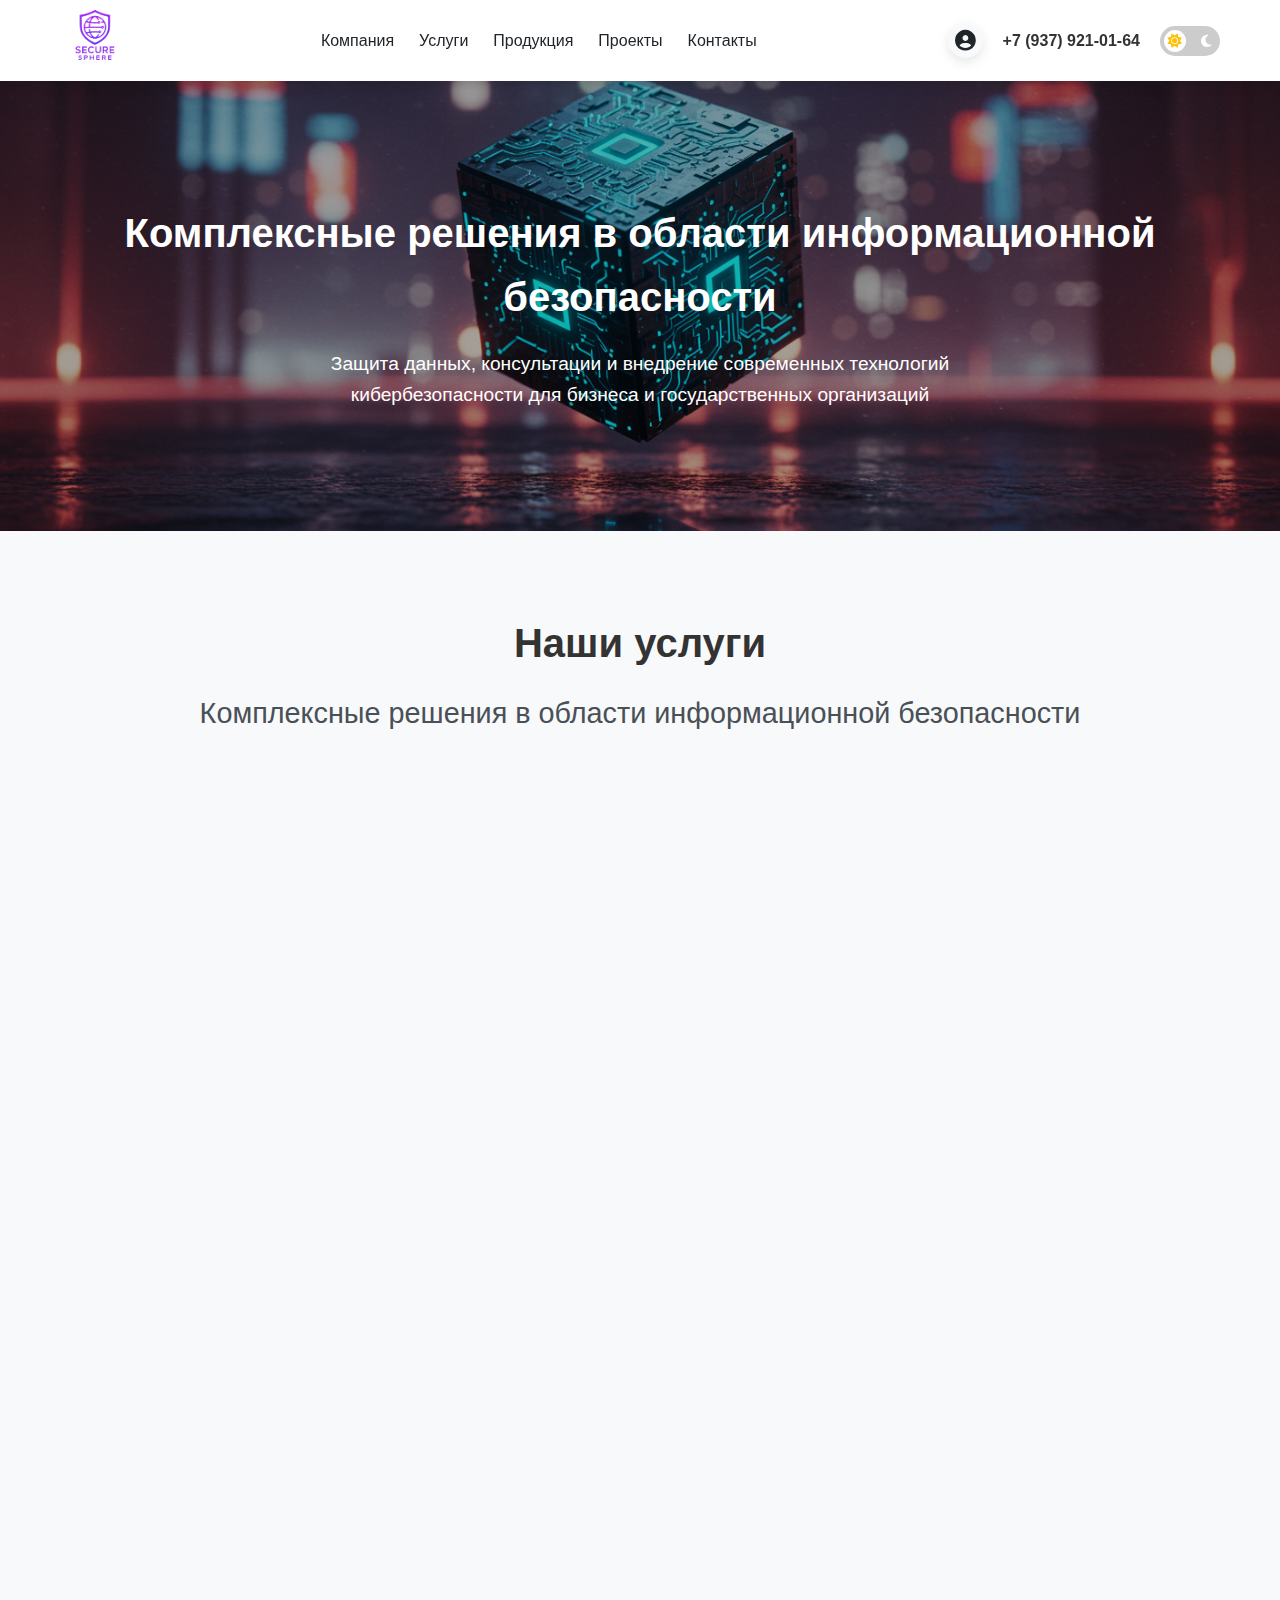
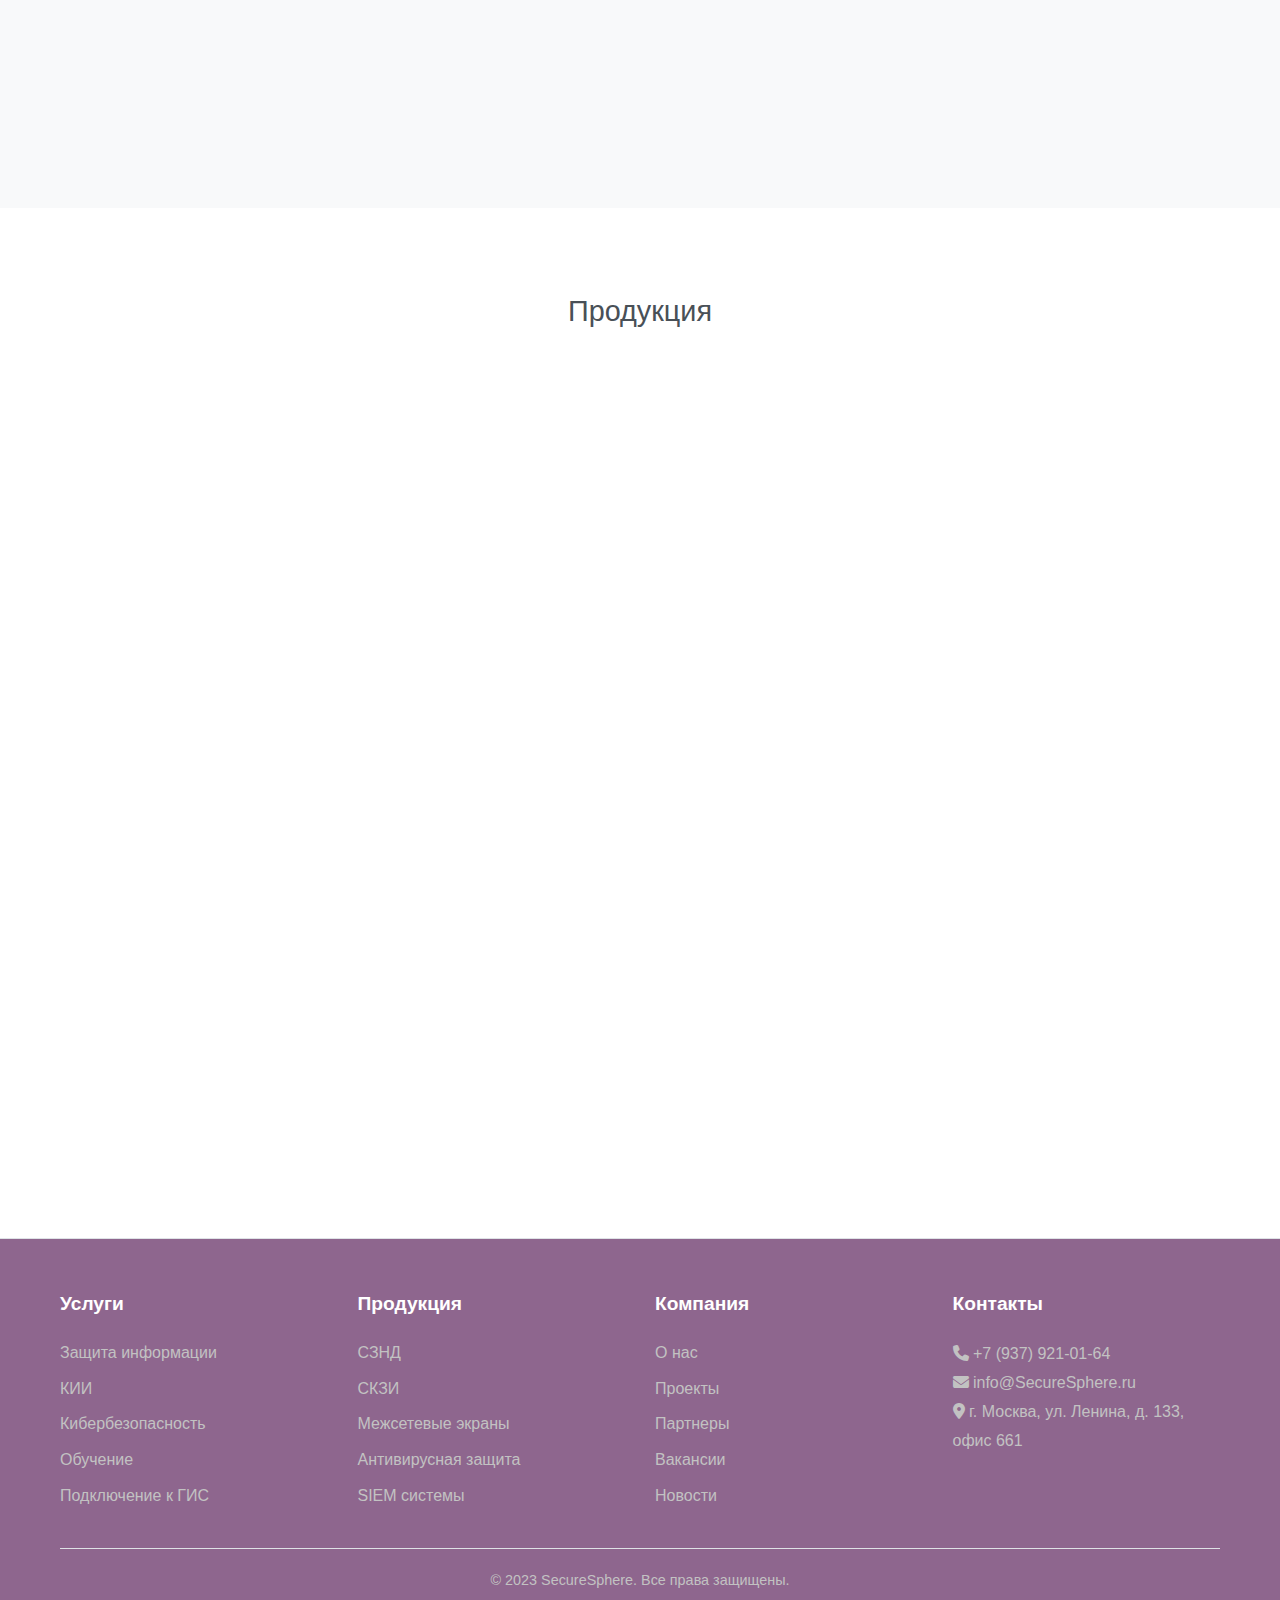
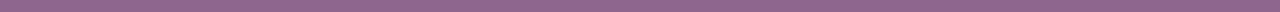
<file: index.html>
<!DOCTYPE html>
<html lang="ru">
<head>
    <meta charset="UTF-8">
    <meta name="viewport" content="width=device-width, initial-scale=1.0">
    <title>Информационная безопасность</title>
    <link rel="stylesheet" href="https://cdnjs.cloudflare.com/ajax/libs/font-awesome/6.4.0/css/all.min.css">
<link rel="stylesheet" href="./css/index.css">
</head>
<body>
   <!-- Header -->
<header>
    <div class="container">
        <div class="header-content">
            <div class="logo"><a href="./index.html"><img src="assets/img/logo.png" alt=""></a></div>
            
            <nav class="nav-desktop">
                <a href="index.html">Компания</a>    
                <a href="services.html">Услуги</a>
                <a href="products.html">Продукция</a>
                <a href="projects.html">Проекты</a>
                <a href="contacs.html">Контакты</a>
            </nav>
            <div class="header-right">
                <div class="profile-icon" id="profileIcon">
                    <i class="fas fa-user-circle"></i>
                </div>
                <div class="contact-info">
                    <div class="phone">+7 (937) 921-01-64</div>
                </div>
                
                <label class="theme-switch">
                    <input type="checkbox" id="theme-toggle">
                    <span class="slider">
                        <i class="fas fa-sun sun"></i>
                        <i class="fas fa-moon moon"></i>
                    </span>
                </label>
                
                <button class="mobile-menu-btn" id="mobileMenuBtn">
                    <i class="fas fa-bars"></i>
                </button>
            </div>
        </div>
        
        <nav class="nav-mobile" id="navMobile">
            <a href="index.html">Компания</a>    
            <a href="services.html">Услуги</a>
            <a href="products.html">Продукция</a>
            <a href="projects.html">Проекты</a>
            <a href="contacs.html">Контакты</a>
        </nav>
    </div>
</header>

    <!-- Модальное окно авторизации -->

<div class="auth-modal" id="authModal">
    <div class="auth-modal-content">
        <span class="close-auth-modal" id="closeAuthModal">
            <i class="fas fa-times"></i>
        </span>
        
        <!-- Форма регистрации -->
        <div class="auth-form-container">
            <h2>Регистрация</h2>
            <form class="auth-form" id="registerForm">
                <div class="form-group">
                    <label for="reg-name">Имя</label>
                    <input type="text" id="reg-name" name="name" required placeholder="Введите ваше имя">
                </div>
                <div class="form-group">
                    <label for="reg-email">Email</label>
                    <input type="email" id="reg-email" name="email" required placeholder="example@mail.com">
                </div>
                <div class="form-group">
                    <label for="reg-password">Пароль</label>
                    <input type="password" id="reg-password" name="password" required placeholder="Не менее 8 символов">
                </div>
                <div class="form-group">
                    <label for="reg-confirm-password">Подтверждение пароля</label>
                    <input type="password" id="reg-confirm-password" name="confirm-password" required placeholder="Повторите пароль">
                </div>
                <button type="submit" class="auth-btn">Зарегистрироваться</button>
            </form>
        </div>
        
        <div class="auth-divider"></div>
        
        <!-- Форма входа -->
        <div class="auth-form-container">
            <h2>Вход</h2>
            <form class="auth-form" id="loginForm">
                <div class="form-group">
                    <label for="login-email">Email</label>
                    <input type="email" id="login-email" name="email" required placeholder="example@mail.com">
                </div>
                <div class="form-group">
                    <label for="login-password">Пароль</label>
                    <input type="password" id="login-password" name="password" required placeholder="Введите ваш пароль">
                </div>
                <button type="submit" class="auth-btn">Войти</button>
            </form>
        </div>
    </div>
</div>

    <!-- Hero Section -->
    <section class="hero">
        <div class="container">
            <h1>Комплексные решения в области информационной безопасности</h1>
            <p>Защита данных, консультации и внедрение современных технологий кибербезопасности для бизнеса и государственных организаций</p>
        </div>
    </section>

    <!-- Services Section -->
     <section class="services" id="services">
        <div class="container">
            <div class="section-title">
                <h1>Наши услуги</h1>
                <h2>Комплексные решения в области информационной безопасности</h2>
            </div>
            
            <div class="services-grid">
                <div class="service-card animate">
                    <h3>
                        <span class="service-icon">
                            <i class="fas fa-shield-alt"></i>
                        </span>
                        Защита информации
                    </h3>
                    <p>Защищаем ИСПДн, государственную и коммерческую тайну, проводим аудит ИБ.</p>
                </div>
                
                <div class="service-card animate">
                    <h3>
                        <span class="service-icon">
                            <i class="fas fa-server"></i>
                        </span>
                        Критические информационные инфраструктуры (КИИ)
                    </h3>
                    <p>Существуют предприятия, от правильного функционирования которых зависит функционирование всей страны...</p>
                </div>
                
                <div class="service-card animate">
                    <h3>
                        <span class="service-icon">
                            <i class="fas fa-lock"></i>
                        </span>
                        Кибербезопасность
                    </h3>
                    <p>С каждым годом масштабы кибератак и ущерб от них стремительно растут. Кибератакам почти всегда...</p>
                </div>
                
                <div class="service-card animate">
                    <h3>
                        <span class="service-icon">
                            <i class="fas fa-graduation-cap"></i>
                        </span>
                        Обучение в области информационной безопасности
                    </h3>
                    <p>В области информационной безопасности важно не только высокий профессиональный навык, но и постоянное...</p>
                </div>
                
                <div class="service-card animate">
                    <h3>
                        <span class="service-icon">
                            <i class="fas fa-database"></i>
                        </span>
                        Подключение к государственным информационным системам (ГИС)
                    </h3>
                    <p>Данные, хранящиеся в тысячах различных госорганизаций по всей России, проходят через государственные...</p>
                </div>
                
                <div class="service-card animate">
                    <h3>
                        <span class="service-icon">
                            <i class="fas fa-exchange-alt"></i>
                        </span>
                        Импортозамещение
                    </h3>
                    <p>Импортозамещение уже давно стало приоритетом государственного значения, и с каждым годом его актуальность...</p>
                </div>
                
                <div class="service-card animate">
                    <h3>
                        <span class="service-icon">
                            <i class="fas fa-code"></i>
                        </span>
                        Собственные разработки и внедрение
                    </h3>
                    <p>Разрабатываем и внедряем различные ИТ-решения для заказчиков "под ключ".</p>
                </div>
                
                <div class="service-card animate">
                    <h3>
                        <span class="service-icon">
                            <i class="fas fa-video"></i>
                        </span>
                        Поставка мультимедиа
                    </h3>
                    <p>Поставляем мультимедийное оборудование для учебных классов, актовых и конференц-залов, переговорных...</p>
                </div>
            </div>
        </div>
    </section>

    <!-- Products Section -->
    <section class="products" id="products">
        <div class="container">
            <div class="section-title">
                <h2>Продукция</h2>
            </div>
            
            <div class="products-grid">
                <div class="product-item animate" onclick="openModal('sznd')">
                    <div class="product-icon">
                        <img src="./assets/img/product-nsd.png" alt="">
                    </div>
                    <h3>Средства защиты от несанкционированного доступа (СЗНД)</h3>
                </div>
                
                <div class="product-item animate" onclick="openModal('obsys')">
                    <div class="product-icon">
                        <img src="./assets/img/product-os.png" alt="">
                    </div>
                    <h3>Обнаружительные системы</h3>
                </div>
                
                <div class="product-item animate" onclick="openModal('firewall')">
                    <div class="product-icon">
                        <img src="./assets/img/product-fw.png" alt="">
                    </div>
                    <h3>Межсетевые экраны</h3>
                </div>
                
                <div class="product-item animate" onclick="openModal('skzi')">
                    <div class="product-icon">
                        <img src="./assets/img/product-crypt.png" alt="">
                    </div>
                    <h3>Средства криптографической защиты информации (СКЗИ)</h3>
                </div>
                
                <div class="product-item animate" onclick="openModal('boot')">
                    <div class="product-icon">
                        <img src="./assets/img/product-boot.png" alt="">
                    </div>
                    <h3>Средства доверенной загрузки</h3>
                </div>
                
                <div class="product-item animate" onclick="openModal('ids')">
                    <div class="product-icon">
                        <img src="./assets/img/product-ids.png" alt="">
                    </div>
                    <h3>Система обнаружения вторжений (IDS)</h3>
                </div>
                
                <div class="product-item animate" onclick="openModal('data')">
                    <div class="product-icon">
                        <img src="./assets/img/product-channel.png" alt="">
                    </div>
                    <h3>Средства защиты каналов передачи данных</h3>
                </div>
                
                <div class="product-item animate" onclick="openModal('antivirus')">
                    <div class="product-icon">
                        <img src="./assets/img/product-antivirus.png" alt="">
                    </div>
                    <h3>Средства антивирусной защиты</h3>
                </div>
                
                <div class="product-item animate" onclick="openModal('analysis')">
                    <div class="product-icon">
                        <img src="./assets/img/product-assessment.png" alt="">
                    </div>
                    <h3>Средства анализа защищенности</h3>
                </div>
                
                <div class="product-item animate" onclick="openModal('mobile')">
                    <div class="product-icon">
                        <img src="./assets/img/product-mobile.png" alt="">
                    </div>
                    <h3>Средства защиты мобильных устройств</h3>
                </div>
                
                <div class="product-item animate" onclick="openModal('backup')">
                    <div class="product-icon">
                        <img src="./assets/img/product-backup.png" alt="">
                    </div>
                    <h3>Системы резервного копирования</h3>
                </div>
                
                <div class="product-item animate" onclick="openModal('silm')">
                    <div class="product-icon">
                        <img src="./assets/img/product-siem.png" alt="">
                    </div>
                    <h3>Система управления событиями ИБ (SIEM)</h3>
                </div>
            </div>
        </div>
    </section>

    <!-- Footer -->
    <footer>
        <div class="container">
            <div class="footer-content">
                <div class="footer-column">
                    <h3>Услуги</h3>
                    <ul>
                        <li><a href="#">Защита информации</a></li>
                        <li><a href="#">КИИ</a></li>
                        <li><a href="#">Кибербезопасность</a></li>
                        <li><a href="#">Обучение</a></li>
                        <li><a href="#">Подключение к ГИС</a></li>
                    </ul>
                </div>
                
                <div class="footer-column">
                    <h3>Продукция</h3>
                    <ul>
                        <li><a href="#">СЗНД</a></li>
                        <li><a href="#">СКЗИ</a></li>
                        <li><a href="#">Межсетевые экраны</a></li>
                        <li><a href="#">Антивирусная защита</a></li>
                        <li><a href="#">SIEM системы</a></li>
                    </ul>
                </div>
                
                <div class="footer-column">
                    <h3>Компания</h3>
                    <ul>
                        <li><a href="#">О нас</a></li>
                        <li><a href="#">Проекты</a></li>
                        <li><a href="#">Партнеры</a></li>
                        <li><a href="#">Вакансии</a></li>
                        <li><a href="#">Новости</a></li>
                    </ul>
                </div>
                
                <div class="footer-column">
                    <h3>Контакты</h3>
                    <div class="contact-details">
                        <p><i class="fas fa-phone"></i> +7 (937) 921-01-64</p>
                        <p><i class="fas fa-envelope"></i> info@SecureSphere.ru</p>
                        <p><i class="fas fa-map-marker-alt"></i> г. Москва, ул. Ленина, д. 133, офис 661</p>
                    </div>
                </div>
            </div>
            
            <div class="copyright">
                <p>&copy; 2023 SecureSphere. Все права защищены.</p>
            </div>
        </div>
    </footer>

    <!-- Modal -->
    <div class="modal" id="modal">
        <div class="modal-content">
            <span class="close-modal" id="closeModal">&times;</span>
            <div id="modalContent">
            </div>
        </div>
    </div>

    <script src="./js/index.js"></script>
</body>
</html>
</file>
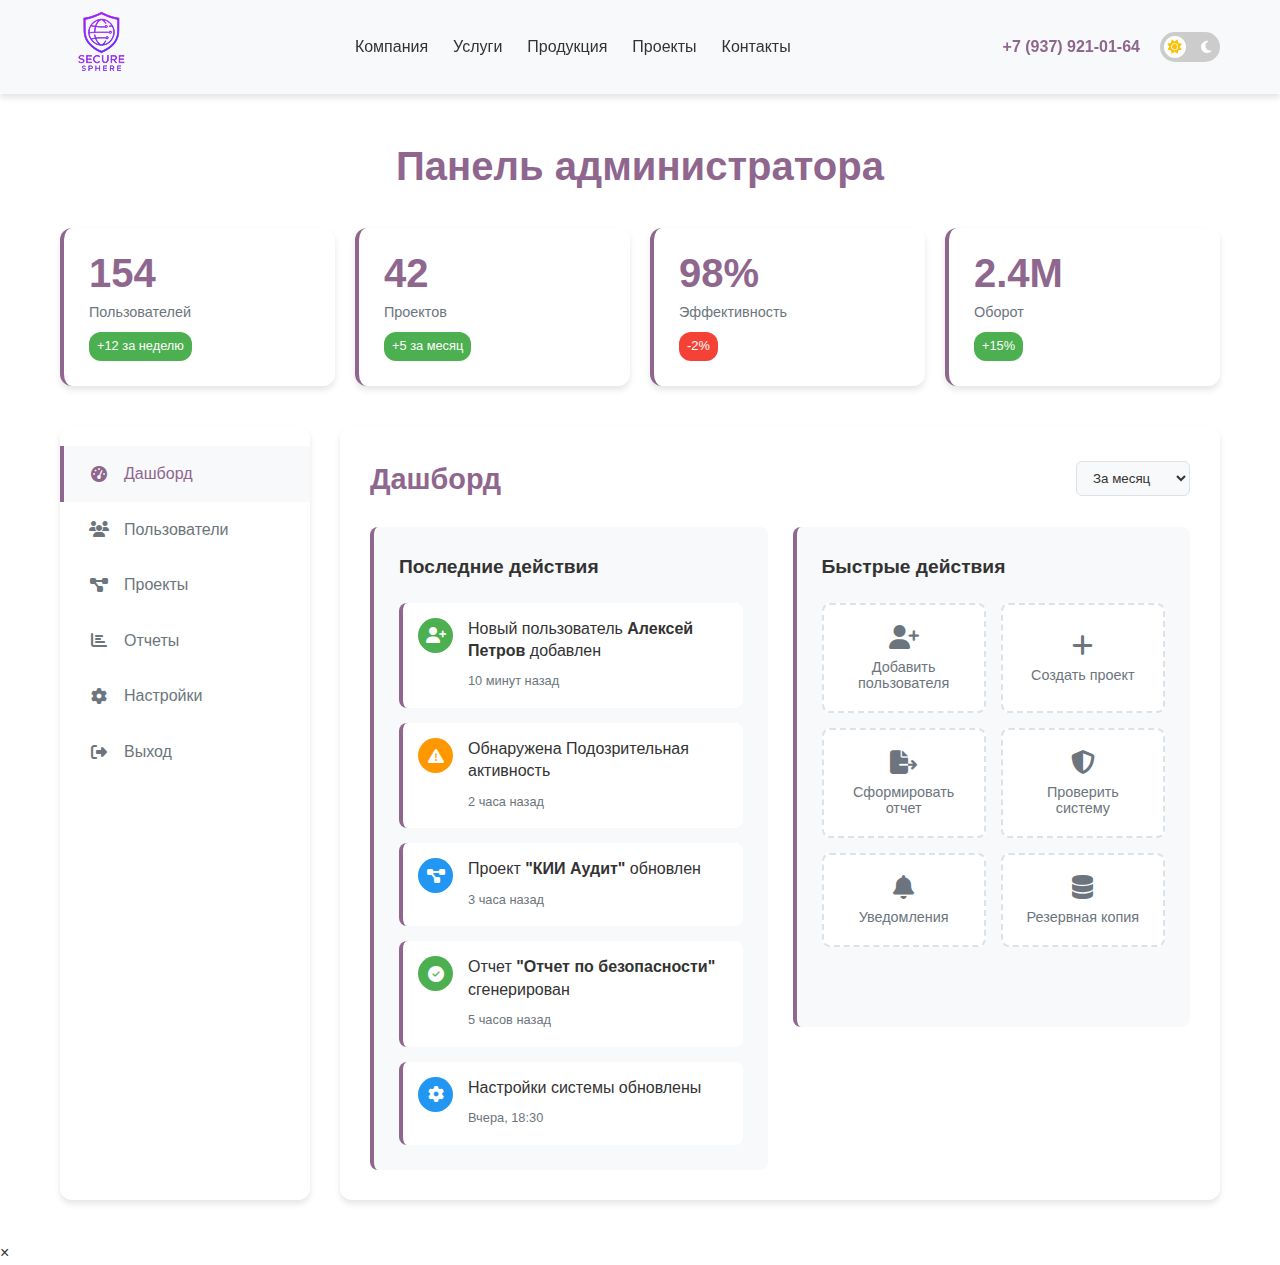
<file: admin.html>
<!DOCTYPE html>
<html lang="ru">
<head>
    <meta charset="UTF-8">
    <meta name="viewport" content="width=device-width, initial-scale=1.0">
    <title>Админ-панель - SecureSphere</title>
    <link rel="stylesheet" href="https://cdnjs.cloudflare.com/ajax/libs/font-awesome/6.4.0/css/all.min.css">
    <link rel="stylesheet" href="./css/admin.css">
</head>
<body>
    <!-- Header -->
    <header>
        <div class="container">
            <div class="header-content">
                <div class="logo"><a href="./index.html"><img src="./assets/img/logo.png" alt="Logo"></a></div>
                
                <nav class="nav-desktop">
                    <a href="index.html">Компания</a>    
                    <a href="services.html">Услуги</a>
                    <a href="products.html">Продукция</a>
                    <a href="projects.html">Проекты</a>
                    <a href="contacs.html">Контакты</a>
                </nav>
                
                <div class="header-right">
                    <div class="contact-info">
                        <div class="phone">+7 (937) 921-01-64</div>
                    </div>
                    
                    <label class="theme-switch">
                        <input type="checkbox" id="theme-toggle">
                        <span class="slider">
                            <i class="fas fa-sun sun"></i>
                            <i class="fas fa-moon moon"></i>
                        </span>
                    </label>
                    
                    <button class="mobile-menu-btn" id="mobileMenuBtn">
                        <i class="fas fa-bars"></i>
                    </button>
                </div>
            </div>
        </div>
    </header>

    <!-- Админ панель -->
    <section class="admin-panel">
        <div class="container">
            <div class="admin-header">
                <h1>Панель администратора</h1>
                <div class="admin-stats">
                    <div class="stat-card" onclick="showSection('users-content')">
                        <div class="stat-info">
                            <span class="number" id="users-count">154</span>
                            <span class="label">Пользователей</span>
                            <div class="stat-trend up">+12 за неделю</div>
                        </div>
                    </div>
                    <div class="stat-card" onclick="showSection('projects-content')">
                        <div class="stat-info">
                            <span class="number" id="projects-count">42</span>
                            <span class="label">Проектов</span>
                            <div class="stat-trend up">+5 за месяц</div>
                        </div>
                    </div>
                    <div class="stat-card" onclick="showSection('reports-content')">
                        <div class="stat-info">
                            <span class="number" id="efficiency">98%</span>
                            <span class="label">Эффективность</span>
                            <div class="stat-trend down">-2%</div>
                        </div>
                    </div>
                    <div class="stat-card" onclick="showSection('reports-content')">
                        <div class="stat-info">
                            <span class="number" id="revenue">2.4M</span>
                            <span class="label">Оборот</span>
                            <div class="stat-trend up">+15%</div>
                        </div>
                    </div>
                </div>
            </div>

            <div class="admin-content">
                <aside class="admin-sidebar">
                    <nav class="admin-menu">
                        <a href="#dashboard" class="menu-item active" onclick="showSection('dashboard-content')">
                            <i class="fas fa-tachometer-alt"></i>
                            <span>Дашборд</span>
                        </a>
                        <a href="#users" class="menu-item" onclick="showSection('users-content')">
                            <i class="fas fa-users"></i>
                            <span>Пользователи</span>
                        </a>
                        <a href="#projects" class="menu-item" onclick="showSection('projects-content')">
                            <i class="fas fa-project-diagram"></i>
                            <span>Проекты</span>
                        </a>
                        <a href="#reports" class="menu-item" onclick="showSection('reports-content')">
                            <i class="fas fa-chart-bar"></i>
                            <span>Отчеты</span>
                        </a>
                        <a href="#settings" class="menu-item" onclick="showSection('settings-content')">
                            <i class="fas fa-cog"></i>
                            <span>Настройки</span>
                        </a>
                        <a href="#logout" class="menu-item" onclick="handleLogout()">
                            <i class="fas fa-sign-out-alt"></i>
                            <span>Выход</span>
                        </a>
                    </nav>
                </aside>

                <main class="admin-main">
                    <!-- Dashboard -->
                    <div class="content-section active" id="dashboard-content">
                        <div class="section-header">
                            <h2>Дашборд</h2>
                            <div class="date-filter">
                                <select id="time-filter" onchange="filterDashboard()">
                                    <option value="week">За неделю</option>
                                    <option value="month" selected>За месяц</option>
                                    <option value="quarter">За квартал</option>
                                </select>
                            </div>
                        </div>
                        
                        <div class="dashboard-grid">
                            <div class="dashboard-card">
                                <h3>Последние действия</h3>
                                <div class="recent-activity" id="recent-activities">
                                </div>
                            </div>
                            
                            <div class="dashboard-card">
                                <h3>Быстрые действия</h3>
                                <div class="quick-actions">
                                    <button class="quick-btn" onclick="addUser()">
                                        <i class="fas fa-user-plus"></i>
                                        <span>Добавить пользователя</span>
                                    </button>
                                    <button class="quick-btn" onclick="createProject()">
                                        <i class="fas fa-plus"></i>
                                        <span>Создать проект</span>
                                    </button>
                                    <button class="quick-btn" onclick="generateReport()">
                                        <i class="fas fa-file-export"></i>
                                        <span>Сформировать отчет</span>
                                    </button>
                                    <button class="quick-btn" onclick="systemCheck()">
                                        <i class="fas fa-shield-alt"></i>
                                        <span>Проверить систему</span>
                                    </button>
                                    <button class="quick-btn" onclick="showNotification('Функция в разработке', 'info')">
                                        <i class="fas fa-bell"></i>
                                        <span>Уведомления</span>
                                    </button>
                                    <button class="quick-btn" onclick="backupSystem()">
                                        <i class="fas fa-database"></i>
                                        <span>Резервная копия</span>
                                    </button>
                                </div>
                            </div>
                        </div>
                    </div>

                    <!-- Юзеры -->
                    <div class="content-section" id="users-content">
                        <div class="section-header">
                            <h2>Управление пользователями</h2>
                            <button class="btn-primary" onclick="addUser()">
                                <i class="fas fa-plus"></i> Добавить пользователя
                            </button>
                        </div>
                        
                        <div class="filters">
                            <input type="text" id="user-search" placeholder="Поиск пользователей..." class="search-input" oninput="filterUsers()">
                            <select id="role-filter" class="filter-select" onchange="filterUsers()">
                                <option value="">Все роли</option>
                                <option value="admin">Администратор</option>
                                <option value="manager">Менеджер</option>
                                <option value="user">Пользователь</option>
                            </select>
                        </div>
                        
                        <div class="table-container">
                            <table class="admin-table" id="users-table">
                                <thead>
                                    <tr>
                                        <th data-sort="id" onclick="sortTable('users-table', 0)">ID <i class="fas fa-sort"></i></th>
                                        <th data-sort="name" onclick="sortTable('users-table', 1)">Имя <i class="fas fa-sort"></i></th>
                                        <th data-sort="email" onclick="sortTable('users-table', 2)">Email <i class="fas fa-sort"></i></th>
                                        <th data-sort="role" onclick="sortTable('users-table', 3)">Роль <i class="fas fa-sort"></i></th>
                                        <th data-sort="status" onclick="sortTable('users-table', 4)">Статус <i class="fas fa-sort"></i></th>
                                        <th>Действия</th>
                                    </tr>
                                </thead>
                                <tbody id="users-table-body">
                                </tbody>
                            </table>
                        </div>
                        
                        <div class="pagination">
                            <button class="page-btn" onclick="changePage('prev')">← Назад</button>
                            <span class="page-info">Страница <span id="current-page">1</span> из <span id="total-pages">1</span></span>
                            <button class="page-btn" onclick="changePage('next')">Вперед →</button>
                        </div>
                    </div>

                    <!-- Проекты -->
                    <div class="content-section" id="projects-content">
                        <div class="section-header">
                            <h2>Управление проектами</h2>
                            <button class="btn-primary" onclick="createProject()">
                                <i class="fas fa-plus"></i> Создать проект
                            </button>
                        </div>
                        
                        <div class="filters">
                            <input type="text" id="project-search" placeholder="Поиск проектов..." class="search-input" oninput="filterProjects()">
                            <select id="status-filter" class="filter-select" onchange="filterProjects()">
                                <option value="">Все статусы</option>
                                <option value="active">Активные</option>
                                <option value="completed">Завершенные</option>
                                <option value="paused">На паузе</option>
                            </select>
                        </div>
                        
                        <div class="projects-grid" id="projects-container">
                        </div>
                    </div>

                    <!-- Отчёты  -->
                    <div class="content-section" id="reports-content">
                        <div class="section-header">
                            <h2>Отчеты и аналитика</h2>
                            <button class="btn-primary" onclick="generateReport()">
                                <i class="fas fa-download"></i> Экспорт отчета
                            </button>
                        </div>
                        
                        <div class="reports-grid">
                            <div class="report-card" onclick="generateReport('security')">
                                <i class="fas fa-shield-alt"></i>
                                <h4>Отчет по безопасности</h4>
                                <p>Статистика инцидентов и угроз</p>
                            </div>
                            <div class="report-card" onclick="generateReport('performance')">
                                <i class="fas fa-chart-line"></i>
                                <h4>Отчет по производительности</h4>
                                <p>Метрики эффективности системы</p>
                            </div>
                            <div class="report-card" onclick="generateReport('users')">
                                <i class="fas fa-users"></i>
                                <h4>Отчет по пользователям</h4>
                                <p>Активность и статистика пользователей</p>
                            </div>
                            <div class="report-card" onclick="generateReport('projects')">
                                <i class="fas fa-project-diagram"></i>
                                <h4>Отчет по проектам</h4>
                                <p>Статусы и прогресс проектов</p>
                            </div>
                        </div>
                    </div>

                    <!-- Настройки -->
                    <div class="content-section" id="settings-content">
                        <div class="section-header">
                            <h2>Настройки системы</h2>
                        </div>
                        
                        <div class="settings-grid">
                            <div class="setting-card">
                                <h4>Тема оформления</h4>
                                <div class="setting-options">
                                    <div class="setting-option active" onclick="changeTheme('light')">Светлая</div>
                                    <div class="setting-option" onclick="changeTheme('dark')">Темная</div>
                                    <div class="setting-option" onclick="changeTheme('auto')">Авто</div>
                                </div>
                            </div>
                            
                            <div class="setting-card">
                                <h4>Уведомления</h4>
                                <div class="setting-options">
                                    <div class="setting-option active" onclick="toggleSetting('email-notifications')">Email</div>
                                    <div class="setting-option active" onclick="toggleSetting('browser-notifications')">Браузер</div>
                                    <div class="setting-option" onclick="toggleSetting('sms-notifications')">SMS</div>
                                </div>
                            </div>
                            
                            <div class="setting-card">
                                <h4>Безопасность</h4>
                                <div class="setting-options">
                                    <div class="setting-option" onclick="showNotification('Двухфакторная аутентификация включена', 'success')">2FA</div>
                                    <div class="setting-option active" onclick="showNotification('Автоблокировка настроена', 'info')">Автоблокировка</div>
                                    <div class="setting-option active" onclick="showNotification('Логирование активно', 'info')">Логирование</div>
                                </div>
                            </div>
                        </div>
                    </div>
                </main>
            </div>
        </div>
    </section>
    <div class="modal" id="modal">
    <div class="modal-content">
        <span class="close-modal" id="closeModal">&times;</span>
        <div id="modalContent"></div>
    </div>
</div>
        <script src="./js/admin.js"></script>
</body>

</html>
</file>
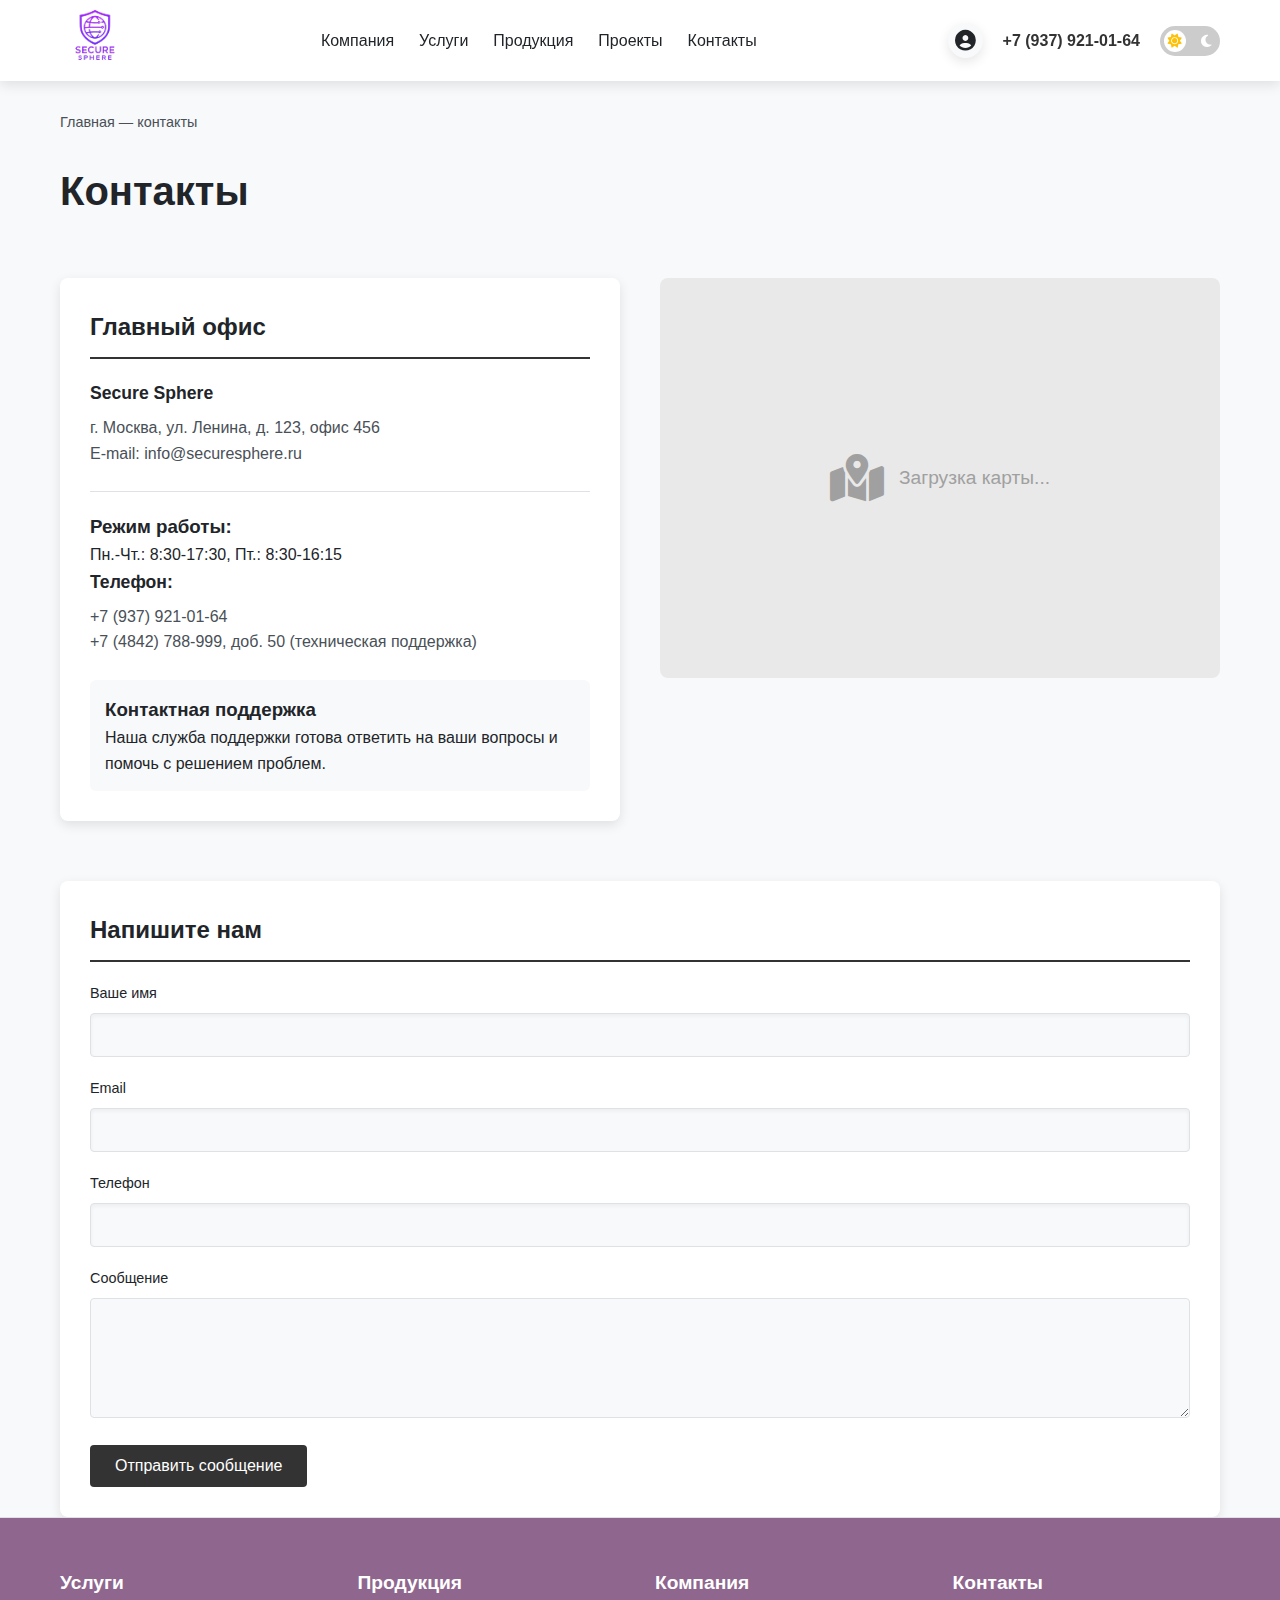
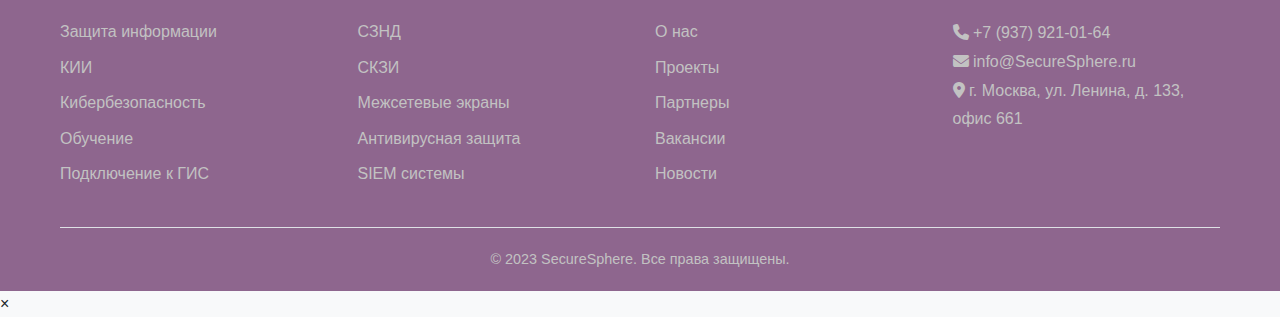
<file: contacs.html>
<!DOCTYPE html>
<html lang="ru">
<head>
    <meta charset="UTF-8">
    <meta name="viewport" content="width=device-width, initial-scale=1.0">
    <title>Контакты - Информационная безопасность</title>
    <link rel="stylesheet" href="https://cdnjs.cloudflare.com/ajax/libs/font-awesome/6.4.0/css/all.min.css">
<link rel="stylesheet" href="./css/contacs.css">
</head>
<body>
    <!-- Header -->
  <header>
        <div class="container">
            <div class="header-content">
                <div class="logo"><a href="./index.html"><img src="assets/img/logo.png" alt=""></div></a>
                
                <nav class="nav-desktop">
                <a href="index.html">Компания</a>    
                <a href="services.html">Услуги</a>
                <a href="products.html">Продукция</a>
                <a href="projects.html">Проекты</a>
                <a href="contacs.html">Контакты</a>
                </nav>
                <div class="header-right">
                <div class="profile-icon" id="profileIcon">
                <i class="fas fa-user-circle"></i>
                </div>
                    <div class="contact-info">
                        <div class="phone">+7 (937) 921-01-64</div>
                    </div>
                    
                    <label class="theme-switch">
                        <input type="checkbox" id="theme-toggle">
                        <span class="slider">
                            <i class="fas fa-sun sun"></i>
                            <i class="fas fa-moon moon"></i>
                        </span>
                    </label>
                    
                    <button class="mobile-menu-btn" id="mobileMenuBtn">
                        <i class="fas fa-bars"></i>
                    </button>
                </div>
            </div>
            
            <nav class="nav-mobile" id="navMobile">
                <a href="index.html">Компания</a>    
                <a href="services.html">Услуги</a>
                <a href="products.html">Продукция</a>
                <a href="projects.html">Проекты</a>
                <a href="contacs.html">Контакты</a>
            </nav>
        </div>
    </header>


    <!-- Main  -->
    <main class="container">

        <div class="breadcrumbs">
            <a href="#">Главная</a> — <span>контакты</span>
        </div>

        <section class="page-header">
            <h1>Контакты</h1>
        </section>

        <!--Content -->
        <div class="contact-content">
            <div class="contact-info-card">
                <h2>Главный офис</h2>
                <div class="contact-detail">
                    <h3>Secure Sphere</h3>
                    <p>г. Москва, ул. Ленина, д. 123, офис 456</p>
                    <p>E-mail: info@securesphere.ru</p>
                </div>
                
                <div class="work-hours">
                    <h3>Режим работы:</h3>
                    <p>Пн.-Чт.: 8:30-17:30, Пт.: 8:30-16:15</p>
                </div>
                
                <div class="contact-detail">
                    <h3>Телефон:</h3>
                    <p>+7 (937) 921-01-64</p>
                    <p>+7 (4842) 788-999, доб. 50 (техническая поддержка)</p>
                </div>
                
                <div class="support-info">
                    <h3>Контактная поддержка</h3>
                    <p>Наша служба поддержки готова ответить на ваши вопросы и помочь с решением проблем.</p>
                </div>
            </div>
            
            <div class="map-container">
                <div class="map-placeholder" id="mapPlaceholder">
                    <i class="fas fa-map-marked-alt" style="font-size: 3rem; margin-right: 15px;"></i>
                    <span>Загрузка карты...</span>
                </div>
                <div id="map" style="display: none;"></div>
            </div>
        </div>
        
        <!-- Form -->
        <div class="contact-form">
            <h2>Напишите нам</h2>
            <form id="contactForm">
                <div class="form-group">
                    <label for="name">Ваше имя</label>
                    <input type="text" id="name" name="name" required>
                </div>
                
                <div class="form-group">
                    <label for="email">Email</label>
                    <input type="email" id="email" name="email" required>
                </div>
                
                <div class="form-group">
                    <label for="phone">Телефон</label>
                    <input type="tel" id="phone" name="phone">
                </div>
                
                <div class="form-group">
                    <label for="message">Сообщение</label>
                    <textarea id="message" name="message" required></textarea>
                </div>
                
                <button type="submit" class="submit-btn">Отправить сообщение</button>
            </form>
        </div>
    </main>
            
    <!-- Footer -->
    <footer>
        <div class="container">
            <div class="footer-content">
                <div class="footer-column">
                    <h3>Услуги</h3>
                    <ul>
                        <li><a href="#">Защита информации</a></li>
                        <li><a href="#">КИИ</a></li>
                        <li><a href="#">Кибербезопасность</a></li>
                        <li><a href="#">Обучение</a></li>
                        <li><a href="#">Подключение к ГИС</a></li>
                    </ul>
                </div>
                
                <div class="footer-column">
                    <h3>Продукция</h3>
                    <ul>
                        <li><a href="#">СЗНД</a></li>
                        <li><a href="#">СКЗИ</a></li>
                        <li><a href="#">Межсетевые экраны</a></li>
                        <li><a href="#">Антивирусная защита</a></li>
                        <li><a href="#">SIEM системы</a></li>
                    </ul>
                </div>
                
                <div class="footer-column">
                    <h3>Компания</h3>
                    <ul>
                        <li><a href="#">О нас</a></li>
                        <li><a href="#">Проекты</a></li>
                        <li><a href="#">Партнеры</a></li>
                        <li><a href="#">Вакансии</a></li>
                        <li><a href="#">Новости</a></li>
                    </ul>
                </div>
                
                <div class="footer-column">
                    <h3>Контакты</h3>
                    <div class="contact-details">
                        <p><i class="fas fa-phone"></i> +7 (937) 921-01-64</p>
                        <p><i class="fas fa-envelope"></i> info@SecureSphere.ru</p>
                        <p><i class="fas fa-map-marker-alt"></i> г. Москва, ул. Ленина, д. 133, офис 661</p>
                    </div>
                </div>
            </div>
            
            <div class="copyright">
                <p>&copy; 2023 SecureSphere. Все права защищены.</p>
            </div>
        </div>
    </footer>

    <!-- Modal -->
    <div class="modal" id="modal">
        <div class="modal-content">
            <span class="close-modal" id="closeModal">&times;</span>
            <div id="modalContent">
            </div>
        </div>
    </div>
<!-- Модальное окно авторизации -->
<div class="auth-modal" id="authModal">
    <div class="auth-modal-content">
        <span class="close-auth-modal" id="closeAuthModal">
            <i class="fas fa-times"></i>
        </span>
        
        <!-- Форма регистрации -->
        <div class="auth-form-container">
            <h2>Регистрация</h2>
            <form class="auth-form" id="registerForm">
                <div class="form-group">
                    <label for="reg-name">Имя</label>
                    <input type="text" id="reg-name" name="name" required placeholder="Введите ваше имя">
                </div>
                <div class="form-group">
                    <label for="reg-email">Email</label>
                    <input type="email" id="reg-email" name="email" required placeholder="example@mail.com">
                </div>
                <div class="form-group">
                    <label for="reg-password">Пароль</label>
                    <input type="password" id="reg-password" name="password" required placeholder="Не менее 8 символов">
                </div>
                <div class="form-group">
                    <label for="reg-confirm-password">Подтверждение пароля</label>
                    <input type="password" id="reg-confirm-password" name="confirm-password" required placeholder="Повторите пароль">
                </div>
                <button type="submit" class="auth-btn">Зарегистрироваться</button>
            </form>
        </div>
        
        <div class="auth-divider"></div>
        
        <!-- Форма входа -->
        <div class="auth-form-container">
            <h2>Вход</h2>
            <form class="auth-form" id="loginForm">
                <div class="form-group">
                    <label for="login-email">Email</label>
                    <input type="email" id="login-email" name="email" required placeholder="example@mail.com">
                </div>
                <div class="form-group">
                    <label for="login-password">Пароль</label>
                    <input type="password" id="login-password" name="password" required placeholder="Введите ваш пароль">
                </div>
                <button type="submit" class="auth-btn">Войти</button>
            </form>
        </div>
    </div>
</div>
    <!-- API Яндекс.Карт -->
    <script src="https://api-maps.yandex.ru/2.1/?apikey=ваш_api_ключ&lang=ru_RU" type="text/javascript"></script>
    
    <script src="./js/contacs.js"></script>
</body>
</html>
</file>
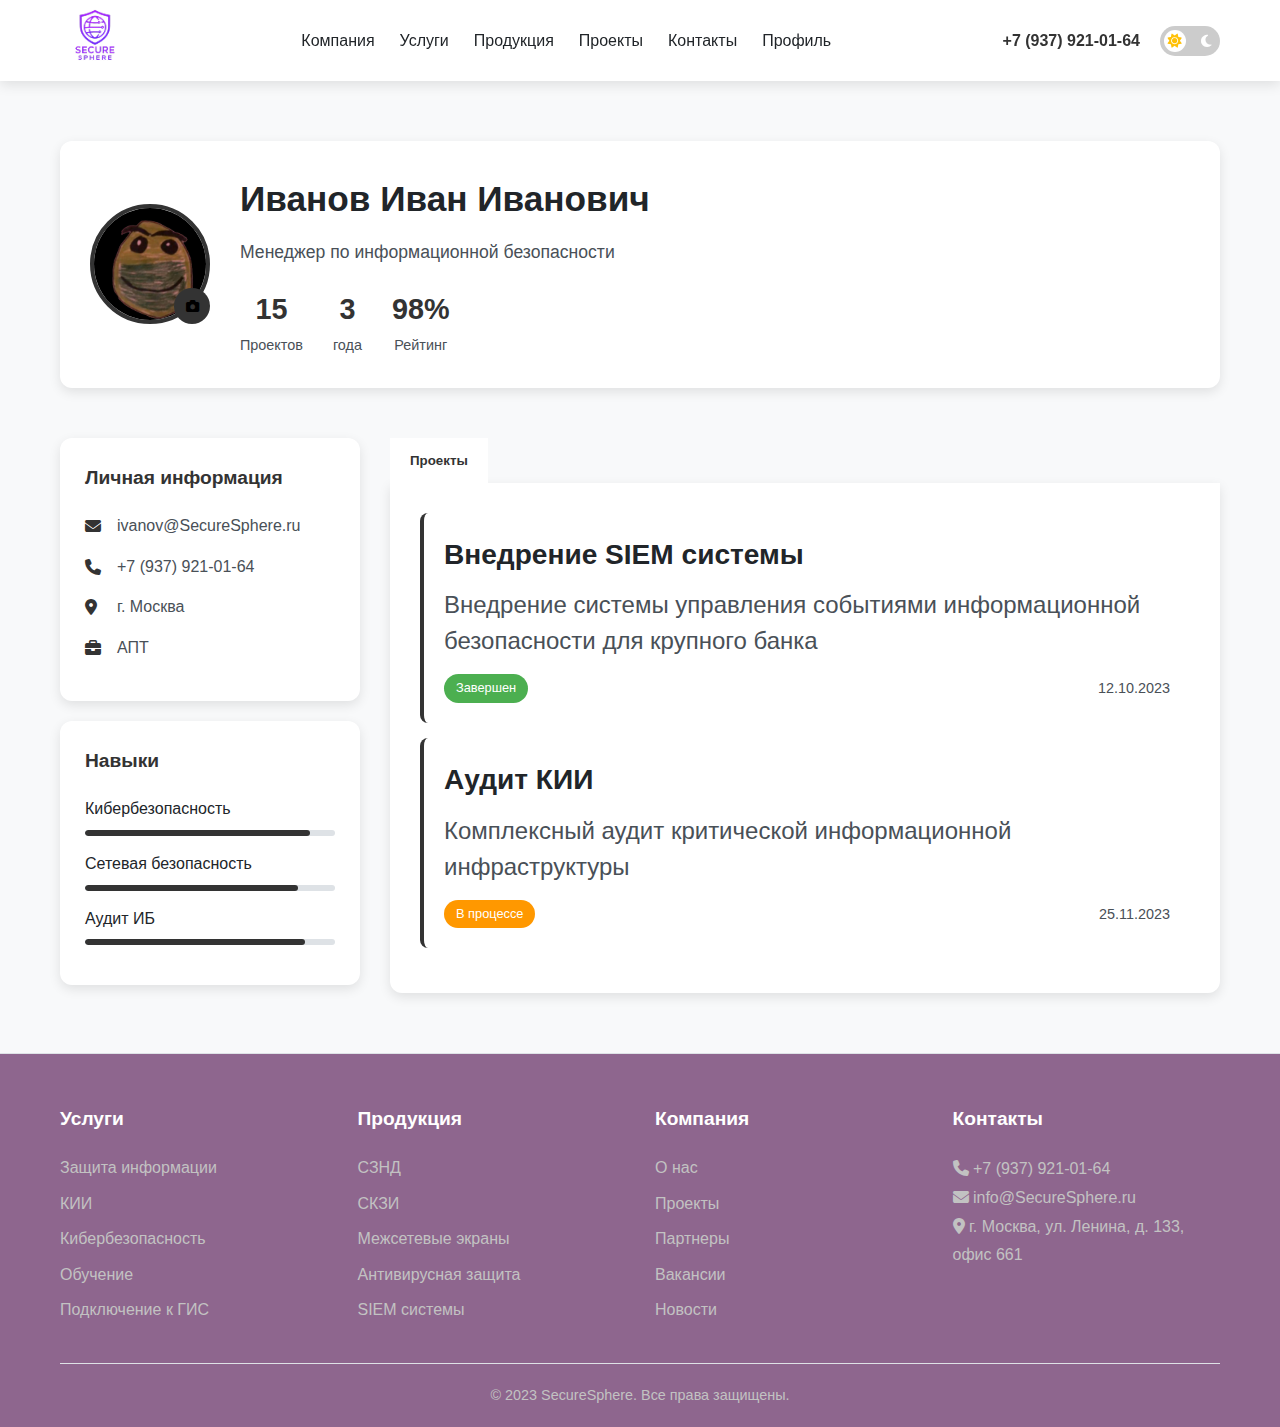
<file: profile.html>
<!DOCTYPE html>
<html lang="ru">
<head>
    <meta charset="UTF-8">
    <meta name="viewport" content="width=device-width, initial-scale=1.0">
    <title>Профиль пользователя - SecureSphere</title>
    <link rel="stylesheet" href="https://cdnjs.cloudflare.com/ajax/libs/font-awesome/6.4.0/css/all.min.css">
    <link rel="stylesheet" href="./css/index.css">
    <link rel="stylesheet" href="./css/profile.css">
</head>
<body>
    <!-- Header -->
    <header>
        <div class="container">
            <div class="header-content">
                <div class="logo"><a href="./index.html"><img src="./assets/img/logo.png" alt=""></div></a>
                
                <nav class="nav-desktop">
                    <a href="index.html">Компания</a>    
                    <a href="services.html">Услуги</a>
                    <a href="products.html">Продукция</a>
                    <a href="projects.html">Проекты</a>
                    <a href="contacs.html">Контакты</a>
                    <a href="profile.html" class="active">Профиль</a>
                </nav>
                
                <div class="header-right">
                    <div class="contact-info">
                        <div class="phone">+7 (937) 921-01-64</div>
                    </div>
                    
                    <label class="theme-switch">
                        <input type="checkbox" id="theme-toggle">
                        <span class="slider">
                            <i class="fas fa-sun sun"></i>
                            <i class="fas fa-moon moon"></i>
                        </span>
                    </label>
                    
                    <button class="mobile-menu-btn" id="mobileMenuBtn">
                        <i class="fas fa-bars"></i>
                    </button>
                </div>
            </div>
            
            <nav class="nav-mobile" id="navMobile">
                <a href="index.html">Компания</a>    
                <a href="services.html">Услуги</a>
                <a href="products.html">Продукция</a>
                <a href="projects.html">Проекты</a>
                <a href="contacs.html">Контакты</a>
                <a href="profile.html" class="active">Профиль</a>
            </nav>
        </div>
    </header>

    <!-- Profile Section -->
    <section class="profile">
        <div class="container">
            <div class="profile-header">
                <div class="profile-avatar">
                    <img src="./assets/img/avatar.jpg" alt="Аватар пользователя">
                    <button class="avatar-edit"><i class="fas fa-camera"></i></button>
                </div>
                <div class="profile-info">
                    <h1>Иванов Иван Иванович</h1>
                    <p>Менеджер по информационной безопасности</p>
                    <div class="profile-stats">
                        <div class="stat">
                            <span class="number">15</span>
                            <span class="label">Проектов</span>
                        </div>
                        <div class="stat">
                            <span class="number">3</span>
                            <span class="label">года</span>
                        </div>
                        <div class="stat">
                            <span class="number">98%</span>
                            <span class="label">Рейтинг</span>
                        </div>
                    </div>
                </div>
            </div>

            <div class="profile-content">
                <div class="profile-sidebar">
                    <div class="sidebar-section">
                        <h3>Личная информация</h3>
                        <div class="info-item">
                            <i class="fas fa-envelope"></i>
                            <span>ivanov@SecureSphere.ru</span>
                        </div>
                        <div class="info-item">
                            <i class="fas fa-phone"></i>
                            <span>+7 (937) 921-01-64</span>
                        </div>
                        <div class="info-item">
                            <i class="fas fa-map-marker-alt"></i>
                            <span>г. Москва</span>
                        </div>
                        <div class="info-item">
                            <i class="fas fa-briefcase"></i>
                            <span>АПТ</span>
                        </div>
                    </div>

                    <div class="sidebar-section">
                        <h3>Навыки</h3>
                        <div class="skill">
                            <span>Кибербезопасность</span>
                            <div class="skill-bar">
                                <div class="skill-level" style="width: 90%"></div>
                            </div>
                        </div>
                        <div class="skill">
                            <span>Сетевая безопасность</span>
                            <div class="skill-bar">
                                <div class="skill-level" style="width: 85%"></div>
                            </div>
                        </div>
                        <div class="skill">
                            <span>Аудит ИБ</span>
                            <div class="skill-bar">
                                <div class="skill-level" style="width: 88%"></div>
                            </div>
                        </div>
                    </div>
                </div>

                <div class="profile-main">
    
                        <button class="tab-btn active" data-tab="projects">Проекты</button>



                    <div class="tab-content">
                        <div class="tab-pane active" id="projects">
                            <div class="project-card">
                                <h3>Внедрение SIEM системы</h3>
                                <p class="project-desc">Внедрение системы управления событиями информационной безопасности для крупного банка</p>
                                <div class="project-meta">
                                    <span class="status completed">Завершен</span>
                                    <span class="date">12.10.2023</span>
                                </div>
                            </div>
                            <div class="project-card">
                                <h3>Аудит КИИ</h3>
                                <p class="project-desc">Комплексный аудит критической информационной инфраструктуры</p>
                                <div class="project-meta">
                                    <span class="status in-progress">В процессе</span>
                                    <span class="date">25.11.2023</span>
                                </div>
                            </div>
                        </div>

                        <div class="tab-pane" id="activity">
                            <div class="activity-item">
                                <i class="fas fa-check-circle"></i>
                                <div class="activity-content">
                                    <p>Завершил проект "Внедрение СКЗИ"</p>
                                    <span class="activity-time">2 часа назад</span>
                                </div>
                            </div>
                            <div class="activity-item">
                                <i class="fas fa-file-alt"></i>
                                <div class="activity-content">
                                    <p>Добавил новый отчет по аудиту</p>
                                    <span class="activity-time">5 часов назад</span>
                                </div>
                            </div>
                        </div>

                        <div class="tab-pane" id="settings">
                            <form class="settings-form">
                                <div class="form-group">
                                    <label>Имя</label>
                                    <input type="text" value="Иван">
                                </div>
                                <div class="form-group">
                                    <label>Фамилия</label>
                                    <input type="text" value="Иванов">
                                </div>
                                <div class="form-group">
                                    <label>Email</label>
                                    <input type="email" value="ivanov@SecureSphere.ru">
                                </div>
                                <button type="submit" class="btn-primary">Сохранить изменения</button>
                            </form>
                        </div>
                    </div>
                </div>
            </div>
        </div>
    </section>

    <!-- Footer -->
    <footer>
        <div class="container">
            <div class="footer-content">
                <div class="footer-column">
                    <h3>Услуги</h3>
                    <ul>
                        <li><a href="#">Защита информации</a></li>
                        <li><a href="#">КИИ</a></li>
                        <li><a href="#">Кибербезопасность</a></li>
                        <li><a href="#">Обучение</a></li>
                        <li><a href="#">Подключение к ГИС</a></li>
                    </ul>
                </div>
                
                <div class="footer-column">
                    <h3>Продукция</h3>
                    <ul>
                        <li><a href="#">СЗНД</a></li>
                        <li><a href="#">СКЗИ</a></li>
                        <li><a href="#">Межсетевые экраны</a></li>
                        <li><a href="#">Антивирусная защита</a></li>
                        <li><a href="#">SIEM системы</a></li>
                    </ul>
                </div>
                
                <div class="footer-column">
                    <h3>Компания</h3>
                    <ul>
                        <li><a href="#">О нас</a></li>
                        <li><a href="#">Проекты</a></li>
                        <li><a href="#">Партнеры</a></li>
                        <li><a href="#">Вакансии</a></li>
                        <li><a href="#">Новости</a></li>
                    </ul>
                </div>
                
                <div class="footer-column">
                    <h3>Контакты</h3>
                    <div class="contact-details">
                        <p><i class="fas fa-phone"></i> +7 (937) 921-01-64</p>
                        <p><i class="fas fa-envelope"></i> info@SecureSphere.ru</p>
                        <p><i class="fas fa-map-marker-alt"></i> г. Москва, ул. Ленина, д. 133, офис 661</p>
                    </div>
                </div>
            </div>
            
            <div class="copyright">
                <p>&copy; 2023 SecureSphere. Все права защищены.</p>
            </div>
        </div>
    </footer>

    <script src="./js/index.js"></script>
</body>
</html>
</file>
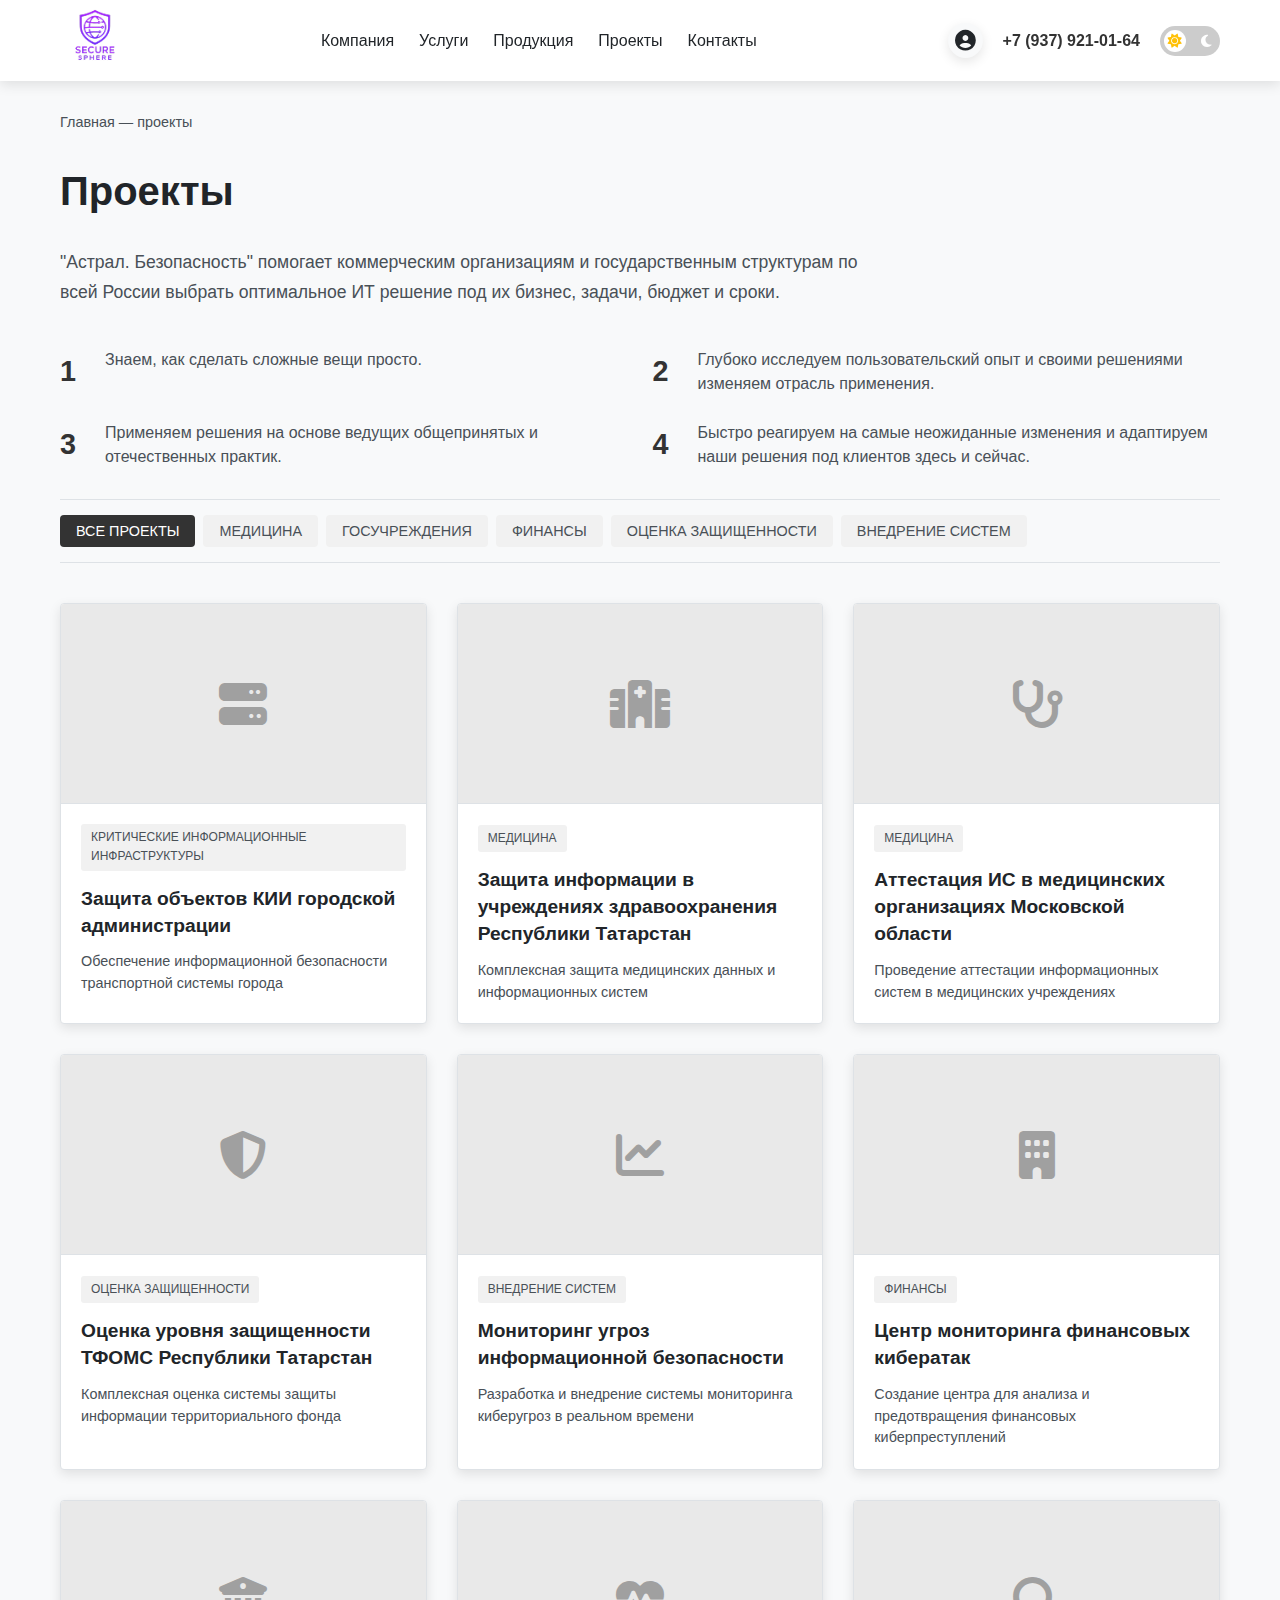
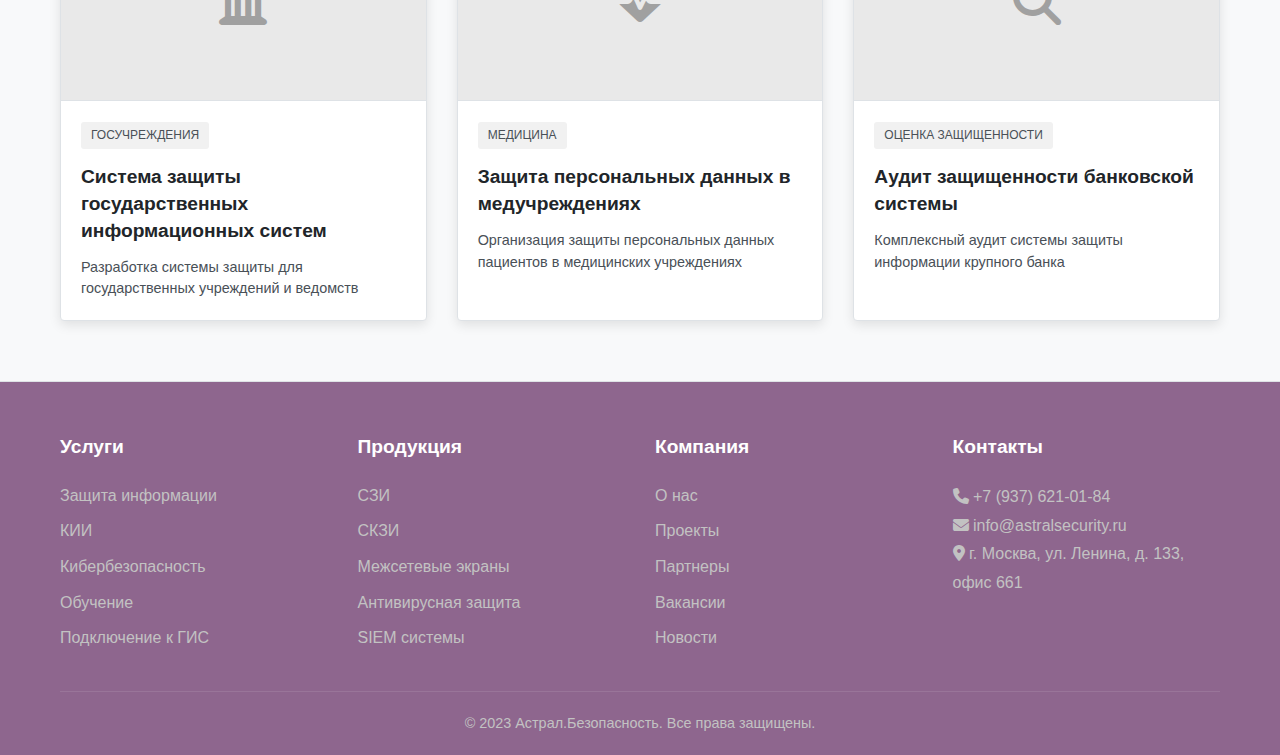
<file: projects.html>
<!DOCTYPE html>
<html lang="ru">
<head>
    <meta charset="UTF-8">
    <meta name="viewport" content="width=device-width, initial-scale=1.0">
    <title>Проекты - Информационная безопасность</title>
    <link rel="stylesheet" href="https://cdnjs.cloudflare.com/ajax/libs/font-awesome/6.4.0/css/all.min.css">
<link rel="stylesheet" href="./css/projects.css">
</head>
<body>
    <!-- Header -->
    <header>
        <div class="container">
            <div class="header-content">
                <div class="logo"><a href="./index.html"><img src="assets/img/logo.png" alt=""></div></a>
                
                <nav class="nav-desktop">
                <a href="index.html">Компания</a>    
                <a href="services.html">Услуги</a>
                <a href="products.html">Продукция</a>
                <a href="projects.html">Проекты</a>
                <a href="contacs.html">Контакты</a>
                </nav>
                <div class="header-right">
                <div class="profile-icon" id="profileIcon">
                <i class="fas fa-user-circle"></i>
                </div>
                    <div class="contact-info">
                        <div class="phone">+7 (937) 921-01-64</div>
                    </div>
                    
                    <label class="theme-switch">
                        <input type="checkbox" id="theme-toggle">
                        <span class="slider">
                            <i class="fas fa-sun sun"></i>
                            <i class="fas fa-moon moon"></i>
                        </span>
                    </label>
                    
                    <button class="mobile-menu-btn" id="mobileMenuBtn">
                        <i class="fas fa-bars"></i>
                    </button>
                </div>
            </div>
            
            <nav class="nav-mobile" id="navMobile">
                <a href="index.html">Компания</a>    
                <a href="services.html">Услуги</a>
                <a href="products.html">Продукция</a>
                <a href="projects.html">Проекты</a>
                <a href="contacs.html">Контакты</a>
            </nav>
        </div>
    </header>


    <!-- Main  -->
    <main class="container">
        <div class="breadcrumbs">
            <a href="#">Главная</a> — <span>проекты</span>
        </div>

        <section class="page-header">
            <h1>Проекты</h1>
            <div class="page-description">
                "Астрал. Безопасность" помогает коммерческим организациям и государственным структурам по всей России выбрать оптимальное ИТ решение под их бизнес, задачи, бюджет и сроки.
            </div>

            <div class="features-list">
                <div class="feature-item">
                    <div class="feature-number">1</div>
                    <div class="feature-text">Знаем, как сделать сложные вещи просто.</div>
                </div>
                <div class="feature-item">
                    <div class="feature-number">2</div>
                    <div class="feature-text">Глубоко исследуем пользовательский опыт и своими решениями изменяем отрасль применения.</div>
                </div>
                <div class="feature-item">
                    <div class="feature-number">3</div>
                    <div class="feature-text">Применяем решения на основе ведущих общепринятых и отечественных практик.</div>
                </div>
                <div class="feature-item">
                    <div class="feature-number">4</div>
                    <div class="feature-text">Быстро реагируем на самые неожиданные изменения и адаптируем наши решения под клиентов здесь и сейчас.</div>
                </div>
            </div>
        </section>

<!-- Filter -->

<div class="projects-filter" id="projectsFilter">
    <button class="filter-btn active" data-filter="all">ВСЕ ПРОЕКТЫ</button>
    <button class="filter-btn" data-filter="medicine">МЕДИЦИНА</button>
    <button class="filter-btn" data-filter="government">ГОСУЧРЕЖДЕНИЯ</button>
    <button class="filter-btn" data-filter="finance">ФИНАНСЫ</button>
    <button class="filter-btn" data-filter="evaluation">ОЦЕНКА ЗАЩИЩЕННОСТИ</button>
    <button class="filter-btn" data-filter="implementation">ВНЕДРЕНИЕ СИСТЕМ</button>
</div>
<!-- Projects -->
<div class="projects-grid" id="projectsGrid">
    <!--  КИИ -->
    <div class="project-card" data-category="government">
        <div class="project-image">
            <i class="fas fa-server"></i>
        </div>
        <div class="project-content">
            <span class="project-category">КРИТИЧЕСКИЕ ИНФОРМАЦИОННЫЕ ИНФРАСТРУКТУРЫ</span>
            <h3 class="project-title">Защита объектов КИИ городской администрации</h3>
            <p class="project-description">Обеспечение информационной безопасности транспортной системы города</p>
        </div>
    </div>

    <!-- Медицина -->
    <div class="project-card" data-category="medicine">
        <div class="project-image">
            <i class="fas fa-hospital"></i>
        </div>
        <div class="project-content">
            <span class="project-category">МЕДИЦИНА</span>
            <h3 class="project-title">Защита информации в учреждениях здравоохранения Республики Татарстан</h3>
            <p class="project-description">Комплексная защита медицинских данных и информационных систем</p>
        </div>
    </div>

    <!--  Медицина -->
    <div class="project-card" data-category="medicine">
        <div class="project-image">
            <i class="fas fa-stethoscope"></i>
        </div>
        <div class="project-content">
            <span class="project-category">МЕДИЦИНА</span>
            <h3 class="project-title">Аттестация ИС в медицинских организациях Московской области</h3>
            <p class="project-description">Проведение аттестации информационных систем в медицинских учреждениях</p>
        </div>
    </div>

    <!-- Оценка защищенности -->
    <div class="project-card" data-category="evaluation">
        <div class="project-image">
            <i class="fas fa-shield-alt"></i>
        </div>
        <div class="project-content">
            <span class="project-category">ОЦЕНКА ЗАЩИЩЕННОСТИ</span>
            <h3 class="project-title">Оценка уровня защищенности ТФОМС Республики Татарстан</h3>
            <p class="project-description">Комплексная оценка системы защиты информации территориального фонда</p>
        </div>
    </div>

    <!--Внедрение систем -->
    <div class="project-card" data-category="implementation">
        <div class="project-image">
            <i class="fas fa-chart-line"></i>
        </div>
        <div class="project-content">
            <span class="project-category">ВНЕДРЕНИЕ СИСТЕМ</span>
            <h3 class="project-title">Мониторинг угроз информационной безопасности</h3>
            <p class="project-description">Разработка и внедрение системы мониторинга киберугроз в реальном времени</p>
        </div>
    </div>

    <!--  Финансы -->
    <div class="project-card" data-category="finance">
        <div class="project-image">
            <i class="fas fa-building"></i>
        </div>
        <div class="project-content">
            <span class="project-category">ФИНАНСЫ</span>
            <h3 class="project-title">Центр мониторинга финансовых кибератак</h3>
            <p class="project-description">Создание центра для анализа и предотвращения финансовых киберпреступлений</p>
        </div>
    </div>

    <!--  Госучереждения -->
    <div class="project-card" data-category="government">
        <div class="project-image">
            <i class="fas fa-university"></i>
        </div>
        <div class="project-content">
            <span class="project-category">ГОСУЧРЕЖДЕНИЯ</span>
            <h3 class="project-title">Система защиты государственных информационных систем</h3>
            <p class="project-description">Разработка системы защиты для государственных учреждений и ведомств</p>
        </div>
    </div>

    <!--  Медицина -->
    <div class="project-card" data-category="medicine">
        <div class="project-image">
            <i class="fas fa-heartbeat"></i>
        </div>
        <div class="project-content">
            <span class="project-category">МЕДИЦИНА</span>
            <h3 class="project-title">Защита персональных данных в медучреждениях</h3>
            <p class="project-description">Организация защиты персональных данных пациентов в медицинских учреждениях</p>
        </div>
    </div>

    <!--  Оценка защищенности -->
    <div class="project-card" data-category="evaluation">
        <div class="project-image">
            <i class="fas fa-search"></i>
        </div>
        <div class="project-content">
            <span class="project-category">ОЦЕНКА ЗАЩИЩЕННОСТИ</span>
            <h3 class="project-title">Аудит защищенности банковской системы</h3>
            <p class="project-description">Комплексный аудит системы защиты информации крупного банка</p>
        </div>
    </div>
</div>
</main>
            
    <!-- Footer -->
    <footer>
        <div class="container">
            <div class="footer-content">
                <div class="footer-column">
                    <h3>Услуги</h3>
                    <ul>
                        <li><a href="#">Защита информации</a></li>
                        <li><a href="#">КИИ</a></li>
                        <li><a href="#">Кибербезопасность</a></li>
                        <li><a href="#">Обучение</a></li>
                        <li><a href="#">Подключение к ГИС</a></li>
                    </ul>
                </div>
                
                <div class="footer-column">
                    <h3>Продукция</h3>
                    <ul>
                        <li><a href="#">СЗИ</a></li>
                        <li><a href="#">СКЗИ</a></li>
                        <li><a href="#">Межсетевые экраны</a></li>
                        <li><a href="#">Антивирусная защита</a></li>
                        <li><a href="#">SIEM системы</a></li>
                    </ul>
                </div>
                
                <div class="footer-column">
                    <h3>Компания</h3>
                    <ul>
                        <li><a href="#">О нас</a></li>
                        <li><a href="#">Проекты</a></li>
                        <li><a href="#">Партнеры</a></li>
                        <li><a href="#">Вакансии</a></li>
                        <li><a href="#">Новости</a></li>
                    </ul>
                </div>
                
                <div class="footer-column">
                    <h3>Контакты</h3>
                    <div class="contact-details">
                        <p><i class="fas fa-phone"></i> +7 (937) 621-01-84</p>
                        <p><i class="fas fa-envelope"></i> info@astralsecurity.ru</p>
                        <p><i class="fas fa-map-marker-alt"></i> г. Москва, ул. Ленина, д. 133, офис 661</p>
                    </div>
                </div>
            </div>
            
            <div class="copyright">
                <p>&copy; 2023 Астрал.Безопасность. Все права защищены.</p>
            </div>
        </div>
    </footer>

    <!-- Modal -->
    <div class="modal" id="modal">
        <div class="modal-content">
            <span class="close-modal" id="closeModal">&times;</span>
            <div id="modalContent">
            </div>
        </div>
    </div>
    <!-- Модальное окно авторизации -->
<div class="auth-modal" id="authModal">
    <div class="auth-modal-content">
        <span class="close-auth-modal" id="closeAuthModal">
            <i class="fas fa-times"></i>
        </span>
        
        <!-- Форма регистрации -->
        <div class="auth-form-container">
            <h2>Регистрация</h2>
            <form class="auth-form" id="registerForm">
                <div class="form-group">
                    <label for="reg-name">Имя</label>
                    <input type="text" id="reg-name" name="name" required placeholder="Введите ваше имя">
                </div>
                <div class="form-group">
                    <label for="reg-email">Email</label>
                    <input type="email" id="reg-email" name="email" required placeholder="example@mail.com">
                </div>
                <div class="form-group">
                    <label for="reg-password">Пароль</label>
                    <input type="password" id="reg-password" name="password" required placeholder="Не менее 8 символов">
                </div>
                <div class="form-group">
                    <label for="reg-confirm-password">Подтверждение пароля</label>
                    <input type="password" id="reg-confirm-password" name="confirm-password" required placeholder="Повторите пароль">
                </div>
                <button type="submit" class="auth-btn">Зарегистрироваться</button>
            </form>
        </div>
        
        <div class="auth-divider"></div>
        
        <!-- Форма входа -->
        <div class="auth-form-container">
            <h2>Вход</h2>
            <form class="auth-form" id="loginForm">
                <div class="form-group">
                    <label for="login-email">Email</label>
                    <input type="email" id="login-email" name="email" required placeholder="example@mail.com">
                </div>
                <div class="form-group">
                    <label for="login-password">Пароль</label>
                    <input type="password" id="login-password" name="password" required placeholder="Введите ваш пароль">
                </div>
                <button type="submit" class="auth-btn">Войти</button>
            </form>
        </div>
    </div>
</div>
    <script src="js/projects.js"></script>
</body>
</html>
</file>
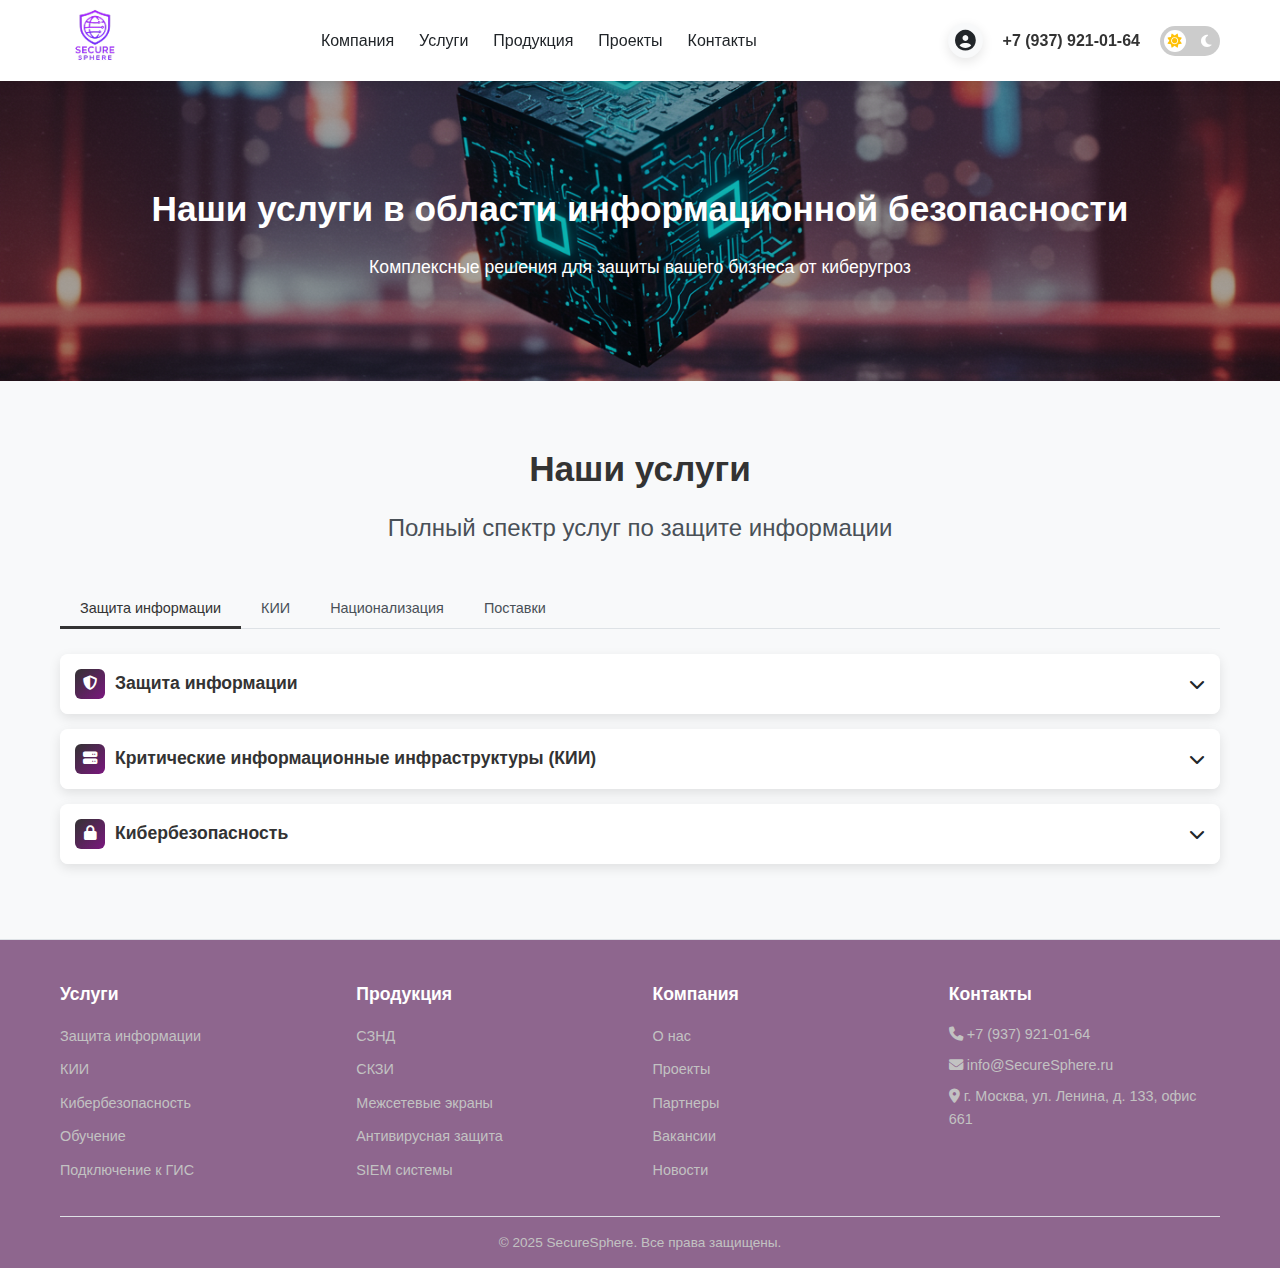
<file: services.html>
<!DOCTYPE html>
<html lang="ru">
<head>
    <meta charset="UTF-8">
    <meta name="viewport" content="width=device-width, initial-scale=1.0">
    <title>Услуги - Информационная безопасность</title>
    <link rel="stylesheet" href="https://cdnjs.cloudflare.com/ajax/libs/font-awesome/6.4.0/css/all.min.css">
    <link rel="stylesheet" href="css/services.css">
</head>
<body>
    <!-- Header -->
    <header>
        <div class="container">
            <div class="header-content">
                <div class="logo"><a href="./index.html"><img src="assets/img/logo.png" alt=""></div></a>
                
                <nav class="nav-desktop">
                <a href="index.html">Компания</a>    
                <a href="services.html">Услуги</a>
                <a href="products.html">Продукция</a>
                <a href="projects.html">Проекты</a>
                <a href="contacs.html">Контакты</a>
                </nav>
                <div class="header-right">
                <div class="profile-icon" id="profileIcon">
                <i class="fas fa-user-circle"></i>
                </div>
                    <div class="contact-info">
                        <div class="phone">+7 (937) 921-01-64</div>
                    </div>
                    
                    <label class="theme-switch">
                        <input type="checkbox" id="theme-toggle">
                        <span class="slider">
                            <i class="fas fa-sun sun"></i>
                            <i class="fas fa-moon moon"></i>
                        </span>
                    </label>
                    
                    <button class="mobile-menu-btn" id="mobileMenuBtn">
                        <i class="fas fa-bars"></i>
                    </button>
                </div>
            </div>
            
            <nav class="nav-mobile" id="navMobile">
                <a href="index.html">Компания</a>    
                <a href="services.html">Услуги</a>
                <a href="products.html">Продукция</a>
                <a href="projects.html">Проекты</a>
                <a href="contacs.html">Контакты</a>
            </nav>
        </div>
    </header>

    <!-- Hero Section -->
    <section class="hero">
        <div class="container">
            <h1>Наши услуги в области информационной безопасности</h1>
            <p>Комплексные решения для защиты вашего бизнеса от киберугроз</p>
        </div>
    </section>

    <!-- Services Section -->
    <section class="services" id="services">
        <div class="container">
            <div class="section-title">
                <h1>Наши услуги</h1>
                <h2>Полный спектр услуг по защите информации</h2>
            </div>
            
            <!-- Tabs -->
            <div class="tabs">
                <button class="tab-btn active" data-tab="tab1">Защита информации</button>
                <button class="tab-btn" data-tab="tab2">КИИ</button>
                <button class="tab-btn" data-tab="tab3">Национализация</button>
                <button class="tab-btn" data-tab="tab4">Поставки</button>
            </div>
            
            <!-- Tab Content -->
            <div class="tab-content active" id="tab1">
                <div class="accordion">
                    <div class="accordion-header">
                        <h3>
                            <span class="service-icon">
                                <i class="fas fa-shield-alt"></i>
                            </span>
                            Защита информации
                        </h3>
                        <i class="fas fa-chevron-down"></i>
                    </div>
                    <div class="accordion-content">
                        <div class="service-detail">
                            <div class="service-info">
                                <p>Защищаем ИСПДн, государственную и коммерческую тайну, проводим аудит ИБ.</p>
                                <ul>
                                    <li>Защита информационных систем персональных данных</li>
                                    <li>Обеспечение сохранности государственной и коммерческой тайны</li>
                                    <li>Комплексный аудит информационной безопасности</li>
                                    <li>Разработка политик и процедур защиты информации</li>
                                </ul>
                                <div class="service-features">
                                    <div class="feature-item">
                                        <span class="feature-icon"><i class="fas fa-check-circle"></i></span>
                                        <span>Соответствие требованиям ФСТЭК и ФСБ</span>
                                    </div>
                                    <div class="feature-item">
                                        <span class="feature-icon"><i class="fas fa-check-circle"></i></span>
                                        <span>Снижение рисков утечек информации</span>
                                    </div>
                                    <div class="feature-item">
                                        <span class="feature-icon"><i class="fas fa-check-circle"></i></span>
                                        <span>Защита репутации компании</span>
                                    </div>
                                    <div class="feature-item">
                                        <span class="feature-icon"><i class="fas fa-check-circle"></i></span>
                                        <span>Предотвращение финансовых потерь</span>
                                    </div>
                                </div>
                            </div>
                        </div>
                    </div>
                </div>
                
                <div class="accordion">
                    <div class="accordion-header">
                        <h3>
                            <span class="service-icon">
                                <i class="fas fa-server"></i>
                            </span>
                            Критические информационные инфраструктуры (КИИ)
                        </h3>
                        <i class="fas fa-chevron-down"></i>
                    </div>
                    <div class="accordion-content">
                        <div class="service-detail">
                            <div class="service-info">
                                <p>Существуют предприятия, от правильного функционирования которых зависит функционирование всей страны...</p>
                                <ul>
                                    <li>Категорирование объектов КИИ</li>
                                    <li>Разработка моделей угроз и нарушителя для КИИ</li>
                                    <li>Внедрение систем защиты КИИ</li>
                                    <li>Аудит и мониторинг безопасности КИИ</li>
                                </ul>
                            </div>
                        </div>
                    </div>
                </div>
                
                <div class="accordion">
                    <div class="accordion-header">
                        <h3>
                            <span class="service-icon">
                                <i class="fas fa-lock"></i>
                            </span>
                            Кибербезопасность
                        </h3>
                        <i class="fas fa-chevron-down"></i>
                    </div>
                    <div class="accordion-content">
                        <div class="service-detail">
                            <div class="service-info">
                                <p>С каждым годом масштабы кибератак и ущерб от них стремительно растут. Кибератакам почти всегда...</p>
                                <ul>
                                    <li>Защита от целевых атак и APT</li>
                                    <li>Обнаружение и предотвращение вторжений</li>
                                    <li>Мониторинг и анализ угроз кибербезопасности</li>
                                    <li>Расследование инцидентов и восстановление</li>
                                </ul>
                            </div>
                        </div>
                    </div>
                </div>
            </div>
            
            <div class="tab-content" id="tab2">
                <div class="accordion">
                    <div class="accordion-header">
                        <h3>
                            <span class="service-icon">
                                <i class="fas fa-graduation-cap"></i>
                            </span>
                            Обучение в области информационной безопасности
                        </h3>
                        <i class="fas fa-chevron-down"></i>
                    </div>
                    <div class="accordion-content">
                        <div class="service-detail">
                            <div class="service-info">
                                <p>В области информационной безопасности важно не только высокий профессиональный навык, но и постоянное...</p>
                                <ul>
                                    <li>Разработка программ обучения по ИБ</li>
                                    <li>Проведение тренингов и семинаров</li>
                                    <li>Повышение осведомленности сотрудников</li>
                                    <li>Организация учебных центров и лабораторий</li>
                                </ul>
                            </div>
                        </div>
                    </div>
                </div>
                
                <div class="accordion">
                    <div class="accordion-header">
                        <h3>
                            <span class="service-icon">
                                <i class="fas fa-database"></i>
                            </span>
                            Подключение к государственным информационным системам (ГИС)
                        </h3>
                        <i class="fas fa-chevron-down"></i>
                    </div>
                    <div class="accordion-content">
                        <div class="service-detail">
                            <div class="service-info">
                                <p>Данные, хранящиеся в тысячах различных госорганизаций по всей России, проходят через государственные...</p>
                                <ul>
                                    <li>Организация защищённого подключения к ГИС</li>
                                    <li>Настройка обмена данными с государственными системами</li>
                                    <li>Обеспечение соответствия требованиям регуляторов</li>
                                    <li>Сопровождение и техническая поддержка</li>
                                </ul>
                            </div>

                        </div>
                    </div>
                </div>
            </div>
            
            <div class="tab-content" id="tab3">
                <div class="accordion">
                    <div class="accordion-header">
                        <h3>
                            <span class="service-icon">
                                <i class="fas fa-exchange-alt"></i>
                            </span>
                            Импортозамещение
                        </h3>
                        <i class="fas fa-chevron-down"></i>
                    </div>
                    <div class="accordion-content">
                        <div class="service-detail">
                            <div class="service-info">
                                <p>Импортозамещение уже давно стало приоритетом государственного значения, и с каждым годом его актуальность...</p>
                                <ul>
                                    <li>Аудит и анализ используемого ПО и оборудования</li>
                                    <li>Разработка стратегии импортозамещения</li>
                                    <li>Подбор отечественных аналогов</li>
                                    <li>Миграция на российское программное обеспечение</li>
                                </ul>
                            </div>
    
                        </div>
                    </div>
                </div>
                
                <div class="accordion">
                    <div class="accordion-header">
                        <h3>
                            <span class="service-icon">
                                <i class="fas fa-code"></i>
                            </span>
                            Собственные разработки и внедрение
                        </h3>
                        <i class="fas fa-chevron-down"></i>
                    </div>
                    <div class="accordion-content">
                        <div class="service-detail">
                            <div class="service-info">
                                <p>Разрабатываем и внедряем различные ИТ-решения для заказчиков "под ключ".</p>
                                <ul>
                                    <li>Разработка индивидуальных систем защиты</li>
                                    <li>Интеграция с существующей инфраструктурой</li>
                                    <li>Внедрение и настройка "под ключ"</li>
                                    <li>Техническая поддержка и сопровождение</li>
                                </ul>
                            </div>
                        </div>
                    </div>
                </div>
            </div>
            
            <div class="tab-content" id="tab4">
                <div class="accordion">
                    <div class="accordion-header">
                        <h3>
                            <span class="service-icon">
                                <i class="fas fa-video"></i>
                            </span>
                            Поставка мультимедиа
                        </h3>
                        <i class="fas fa-chevron-down"></i>
                    </div>
                    <div class="accordion-content">
                        <div class="service-detail">
                            <div class="service-info">
                                <p>Поставляем мультимедийное оборудование для учебных классов, актовых и конференц-залов, переговорных...</p>
                                <ul>
                                    <li>Подбор мультимедийного оборудования</li>
                                    <li>Проектирование мультимедийных систем</li>
                                    <li>Поставка и монтаж оборудования</li>
                                    <li>Обучение персонала работе с техникой</li>
                                </ul>
                            </div>
                        </div>
                    </div>
                </div>
            </div>
        </div>
    </section>

    <!-- Footer -->
    <footer>
        <div class="container">
            <div class="footer-content">
                <div class="footer-column">
                    <h3>Услуги</h3>
                    <ul>
                        <li><a href="#">Защита информации</a></li>
                        <li><a href="#">КИИ</a></li>
                        <li><a href="#">Кибербезопасность</a></li>
                        <li><a href="#">Обучение</a></li>
                        <li><a href="#">Подключение к ГИС</a></li>
                    </ul>
                </div>
                
                <div class="footer-column">
                    <h3>Продукция</h3>
                    <ul>
                        <li><a href="#">СЗНД</a></li>
                        <li><a href="#">СКЗИ</a></li>
                        <li><a href="#">Межсетевые экраны</a></li>
                        <li><a href="#">Антивирусная защита</a></li>
                        <li><a href="#">SIEM системы</a></li>
                    </ul>
                </div>
                
                <div class="footer-column">
                    <h3>Компания</h3>
                    <ul>
                        <li><a href="#">О нас</a></li>
                        <li><a href="#">Проекты</a></li>
                        <li><a href="#">Партнеры</a></li>
                        <li><a href="#">Вакансии</a></li>
                        <li><a href="#">Новости</a></li>
                    </ul>
                </div>
                
                <div class="footer-column">
                    <h3>Контакты</h3>
                    <div class="contact-details">
                        <p><i class="fas fa-phone"></i> +7 (937) 921-01-64</p>
                        <p><i class="fas fa-envelope"></i> info@SecureSphere.ru</p>
                        <p><i class="fas fa-map-marker-alt"></i> г. Москва, ул. Ленина, д. 133, офис 661</p>
                    </div>
                </div>
            </div>
            
            <div class="copyright">
                <p>&copy; 2025 SecureSphere. Все права защищены.</p>
            </div>
        </div>
    </footer>
<!-- Модальное окно авторизации -->
<div class="auth-modal" id="authModal">
    <div class="auth-modal-content">
        <span class="close-auth-modal" id="closeAuthModal">
            <i class="fas fa-times"></i>
        </span>
        
        <!-- Форма регистрации -->
        <div class="auth-form-container">
            <h2>Регистрация</h2>
            <form class="auth-form" id="registerForm">
                <div class="form-group">
                    <label for="reg-name">Имя</label>
                    <input type="text" id="reg-name" name="name" required placeholder="Введите ваше имя">
                </div>
                <div class="form-group">
                    <label for="reg-email">Email</label>
                    <input type="email" id="reg-email" name="email" required placeholder="example@mail.com">
                </div>
                <div class="form-group">
                    <label for="reg-password">Пароль</label>
                    <input type="password" id="reg-password" name="password" required placeholder="Не менее 8 символов">
                </div>
                <div class="form-group">
                    <label for="reg-confirm-password">Подтверждение пароля</label>
                    <input type="password" id="reg-confirm-password" name="confirm-password" required placeholder="Повторите пароль">
                </div>
            <button type="submit" class="auth-btn">Зарегистрироваться</button>
            </form>
        </div>
        
        <div class="auth-divider"></div>
        
        <!-- Форма входа -->
        <div class="auth-form-container">
            <h2>Вход</h2>
            <form class="auth-form" id="loginForm">
                <div class="form-group">
                    <label for="login-email">Email</label>
                    <input type="email" id="login-email" name="email" required placeholder="example@mail.com">
                </div>
                <div class="form-group">
                    <label for="login-password">Пароль</label>
                    <input type="password" id="login-password" name="password" required placeholder="Введите ваш пароль">
                </div>
             <button type="submit" class="auth-btn">Войти</button>
            </form>
        </div>
    </div>
</div>
    <script src="js/services.js"></script>
</body>
</html>
</file>
<file: css/index.css>
/* Светлая тема по умолчанию */
        :root {
            --bg-primary: #f8f9fa;
            --bg-secondary: #ffffff;
            --bg-card: #ffffff;
            --text-primary: #212529;
            --text-secondary: #495057;
            --accent: #333333;
            --accent-hover: #7a177e;
            --border: #dee2e6;
            --shadow: 0 4px 12px rgba(0, 0, 0, 0.1);
            --success: #6b2ecc;
            --success-hover: #322a9e;
            --primary: #ba34db;
            --primary-hover: #641f75;
        }

        /* Темная тема */
        [data-theme="dark"] {
            --bg-primary: #121212;
            --bg-secondary: #1e1e1e;
            --bg-card: #252525;
            --text-primary: #ffffff;
            --text-secondary: #b0b0b0;
            --accent: #ffffff;
            --accent-hover: #9b1ba1;
            --border: #333333;
            --shadow: 0 4px 12px rgba(0, 0, 0, 0.3);
            --success: #6b2ecc;
            --success-hover: #322a9e;
            --primary: #ba34db;
            --primary-hover: #641f75;
        }

        * {
            margin: 0;
            padding: 0;
            box-sizing: border-box;
        }

        body {
            font-family: 'Segoe UI', Tahoma, Geneva, Verdana, sans-serif;
            background-color: var(--bg-primary);
            color: var(--text-primary);
            line-height: 1.6;
            min-height: 100vh;
            transition: background-color 0.3s, color 0.3s;
        }

        .container {
            max-width: 1200px;
            margin: 0 auto;
            padding: 0 20px;
        }

        /* Header - Увеличенный логотип */
/* Header - Увеличенный логотип */
      header {
            background-color: var(--bg-secondary);
            position: sticky;
            top: 0;
            z-index: 100;
            box-shadow: var(--shadow);
            transition: background-color 0.3s;
        }

        .header-content {
            display: flex;
            justify-content: space-between;
            align-items: center;
        }

        .logo {
            font-size: 1.5rem;
            font-weight: bold;
            color: var(--accent);
        }

        .nav-desktop {
            display: flex;
            gap: 25px;
        }

        .nav-desktop a {
            color: var(--text-primary);
            text-decoration: none;
            font-weight: 500;
            transition: color 0.3s;
        }

        .nav-desktop a:hover {
            color: var(--accent);
        }

        .header-right {
            display: flex;
            align-items: center;
            gap: 20px;
        }

        .contact-info {
            display: flex;
            align-items: center;
            gap: 10px;
        }

        .phone {
            font-weight: bold;
            color: var(--accent);
        }

        .theme-switch {
            position: relative;
            display: inline-block;
            width: 60px;
            height: 30px;
        }

        .theme-switch input {
            opacity: 0;
            width: 0;
            height: 0;
        }

        .slider {
            position: absolute;
            cursor: pointer;
            top: 0;
            left: 0;
            right: 0;
            bottom: 0;
            background-color: #ccc;
            transition: .4s;
            border-radius: 34px;
        }

        .slider:before {
            position: absolute;
            content: "";
            height: 22px;
            width: 22px;
            left: 4px;
            bottom: 4px;
            background-color: white;
            transition: .4s;
            border-radius: 50%;
        }

        input:checked + .slider {
            background-color: var(--accent);
        }

        input:checked + .slider:before {
            transform: translateX(30px);
        }

        .slider i {
            position: absolute;
            top: 50%;
            transform: translateY(-50%);
            font-size: 14px;
        }

        .slider .sun {
            left: 8px;
            color: #ffc107;
        }

        .slider .moon {
            right: 8px;
            color: #fff;
        }

        .nav-mobile {
            display: none;
        }

        .mobile-menu-btn {
            display: none;
            background: none;
            border: none;
            color: var(--text-primary);
            font-size: 1.5rem;
            cursor: pointer;
        }
/* Увеличьте логотип */
.logo img {
    height: 70px; /* Увеличено с предыдущего размера */
}

/* Стили для значка профиля */
.profile-icon {
    cursor: pointer;
    font-size: 1.3rem;
    color: var(--text-primary);
    transition: all 0.3s ease;
    display: flex;
    align-items: center;
    justify-content: center;
    width: 35px;
    height: 35px;
    border-radius: 50%;
    background-color: var(--bg-primary);
    box-shadow: var(--shadow);
}

.profile-icon:hover {
    color: var(--accent);
    background-color: var(--bg-secondary);
    transform: scale(1.05) rotate(5deg);
}



        /* Модальное окно авторизации */
        .auth-modal {
            display: none;
            position: fixed;
            top: 0;
            left: 0;
            width: 100%;
            height: 100%;
            background-color: rgba(0, 0, 0, 0.8);
            z-index: 1000;
            justify-content: center;
            align-items: center;
            backdrop-filter: blur(5px);
            animation: fadeIn 0.3s ease;
        }

        .auth-modal-content {
            background-color: var(--bg-card);
            border-radius: 12px;
            width: 700px;
            max-width: 90%;
            display: flex;
            overflow: hidden;
            box-shadow: 0 15px 30px rgba(0, 0, 0, 0.2);
            position: relative;
            transform: translateY(0);
            transition: transform 0.3s ease;
        }

        .auth-modal-content:hover {
            transform: translateY(-3px);
        }

        .auth-form-container {
            flex: 1;
            padding: 25px;
        }

        .auth-form-container h2 {
            margin-bottom: 20px;
            color: var(--text-primary);
            text-align: center;
            font-size: 1.5rem;
            font-weight: 700;
            background: linear-gradient(135deg, var(--accent), var(--accent-hover));
            -webkit-background-clip: text;
            -webkit-text-fill-color: transparent;
            background-clip: text;
        }

        .auth-form {
            display: flex;
            flex-direction: column;
        }

        .form-group {
            margin-bottom: 15px;
            position: relative;
        }

        .form-group label {
            display: block;
            margin-bottom: 8px;
            color: var(--text-primary);
            font-weight: 600;
            font-size: 0.9rem;
        }

        .form-group input {
            width: 100%;
            padding: 12px 16px;
            border: 2px solid var(--border);
            border-radius: 10px;
            background-color: var(--bg-primary);
            color: var(--text-primary);
            font-family: inherit;
            transition: all 0.3s ease;
            font-size: 1rem;
            box-shadow: inset 0 2px 4px rgba(0, 0, 0, 0.05);
        }

        .form-group input:focus {
            outline: none;
            border-color: var(--accent);
            box-shadow: 0 0 0 3px rgba(122, 23, 126, 0.15);
            transform: translateY(-1px);
        }

        /* Стили для кнопок */
        .auth-btn {
            border: none;
            padding: 12px 20px;
            border-radius: 10px;
            cursor: pointer;
            font-size: 1rem;
            font-weight: 700;
            transition: all 0.3s ease;
            margin-top: 15px;
            letter-spacing: 0.5px;
            text-transform: uppercase;
            position: relative;
            overflow: hidden;
        }

        .auth-btn::before {
            content: '';
            position: absolute;
            top: 0;
            left: -100%;
            width: 100%;
            height: 100%;
            background: linear-gradient(90deg, transparent, rgba(255, 255, 255, 0.2), transparent);
            transition: left 0.5s ease;
        }

        .auth-btn:hover::before {
            left: 100%;
        }

        /* Кнопка регистрации */
        #registerForm .auth-btn {
            background: linear-gradient(135deg, var(--success), var(--success-hover));
            color: white;
            box-shadow: 0 6px 20px rgba(76, 40, 167, 0.25);
        }

        #registerForm .auth-btn:hover {
            transform: translateY(-2px) scale(1.02);
            box-shadow: 0 8px 25px rgba(167, 40, 167, 0.35);
        }

        /* Кнопка входа */
        #loginForm .auth-btn {
            background: linear-gradient(135deg, var(--primary), var(--primary-hover));
            color: white;
            box-shadow: 0 6px 20px rgba(128, 0, 255, 0.25);
        }

        #loginForm .auth-btn:hover {
            transform: translateY(-2px) scale(1.02);
            box-shadow: 0 8px 25px rgba(162, 0, 255, 0.35);
        }

        .auth-btn:active {
            transform: translateY(0) scale(1);
        }

        .auth-divider {
            width: 2px;
            background: linear-gradient(to bottom, 
                transparent 0%, 
                var(--accent) 20%, 
                var(--accent) 80%, 
                transparent 100%);
            margin: 25px 0;
            position: relative;
        }

        .auth-divider::before {
            content: 'или';
            position: absolute;
            top: 50%;
            left: 50%;
            transform: translate(-50%, -50%);
            background: var(--bg-card);
            padding: 6px 12px;
            border-radius: 15px;
            color: var(--text-secondary);
            font-weight: 600;
            font-size: 0.8rem;
        }

        .close-auth-modal {
            position: absolute;
            top: 15px;
            right: 15px;
            font-size: 1.5rem;
            color: var(--text-secondary);
            cursor: pointer;
            transition: all 0.3s ease;
            z-index: 10;
            background: var(--bg-card);
            border-radius: 50%;
            width: 35px;
            height: 35px;
            display: flex;
            align-items: center;
            justify-content: center;
            box-shadow: var(--shadow);
        }

        .close-auth-modal:hover {
            color: var(--accent);
            background-color: var(--bg-primary);
            transform: rotate(90deg) scale(1.1);
        }

        /* Hero Секция */
        .hero {
            background: linear-gradient(rgba(0, 0, 0, 0.3), rgba(0, 0, 0, 0.3)), url('../assets/img/hero-cube.png') no-repeat center center/cover;
            padding: 120px 0;
            text-align: center;
            color: white;
        }

        .hero h1 {
            font-size: 2.5rem;
            margin-bottom: 20px;
        }

        .hero p {
            font-size: 1.2rem;
            max-width: 700px;
            margin: 0 auto;
        }

        /* Services Секция */
        .services {
            padding: 80px 0;
        }

        .section-title {
            text-align: center;
            margin-bottom: 50px;
            position: relative;
        }

        .section-title h1 {
            font-size: 2.5rem;
            margin-bottom: 15px;
            color: var(--accent);
        }

        .section-title h2 {
            font-size: 1.8rem;
            font-weight: 400;
            color: var(--text-secondary);
            margin-bottom: 30px;
        }

        .services-grid {
            display: grid;
            grid-template-columns: repeat(2, 1fr);
            gap: 30px;
        }

        .service-card {
            background-color: var(--bg-card);
            border-radius: 8px;
            padding: 30px;
            transition: transform 0.3s, box-shadow 0.3s;
            cursor: pointer;
            height: 100%;
            display: flex;
            flex-direction: column;
            box-shadow: var(--shadow);
            transition: all 0.3s;
            border-left: 4px solid rgba(142, 102, 142, 1);
        }

        .service-card:hover {
            transform: translateY(-5px);
            box-shadow: 0 8px 24px rgba(0, 0, 0, 0.15);
        }

        .service-card h3 {
            color: var(--accent);
            margin-bottom: 15px;
            font-size: 1.5rem;
            display: flex;
            align-items: center;
            gap: 15px;
        }

        .service-card p {
            color: var(--text-secondary);
            flex-grow: 1;
            line-height: 1.7;
            padding-left: 45px;
        }

        .service-icon {
            font-size: 2rem;
            width: 40px;
            height: 40px;
            display: flex;
            align-items: center;
            justify-content: center;
            color: var(--accent);
            border-radius: 8px;
        }

        /* Products Секция */
        .products {
            padding: 80px 0;
            background-color: var(--bg-secondary);
            transition: background-color 0.3s;
        }

        .products-grid {
            display: grid;
            grid-template-columns: repeat(auto-fit, minmax(250px, 1fr));
            gap: 20px;
        }

        .product-item {
            background-color: var(--bg-card);
            padding: 20px;
            border-radius: 8px;
            text-align: center;
            transition: transform 0.3s;
            cursor: pointer;
            box-shadow: var(--shadow);
            transition: all 0.3s;
        }

        .product-item:hover {
            transform: scale(1.03);
        }

        .product-item h3 {
            color: var(--accent);
            font-size: 1rem;
        }

        .product-icon {
            font-size: 2rem;
            color: var(--accent);
        }

        .product-icon img {
            max-width: 130px;
        }

        /* Footer */
        footer {
            background-color: rgba(142, 102, 142, 1);
            padding: 50px 0 20px;
            border-top: 1px solid var(--border);
            transition: background-color 0.3s;
        }

        .footer-content {
            display: grid;
            grid-template-columns: repeat(auto-fit, minmax(250px, 1fr));
            gap: 30px;
            margin-bottom: 30px;
        }

        .footer-column h3 {
            color:  #ffffff;
            margin-bottom: 20px;
            font-size: 1.2rem;
        }

        .footer-column ul {
            list-style: none;
        }

        .footer-column ul li {
            margin-bottom: 10px;
        }

        .footer-column a {
            color:  #c2c2c2;
            text-decoration: none;
            transition: color 0.3s;
        }

        .footer-column a:hover {
            color: #ffffff;
        }

        .contact-details {
            color: #c2c2c2;
            line-height: 1.8;
        }

        .copyright {
            text-align: center;
            padding-top: 20px;
            border-top: 1px solid var(--border);
            color: #c2c2c2;
            font-size: 0.9rem;
        }

        /* Модальное окно */
        .modal {
            display: none;
            position: fixed;
            top: 0;
            left: 0;
            width: 100%;
            height: 100%;
            background-color: rgba(0, 0, 0, 0.8);
            z-index: 1000;
            justify-content: center;
            align-items: center;
        }

        .modal-content {
            background-color: var(--bg-card);
            padding: 30px;
            border-radius: 8px;
            max-width: 600px;
            width: 90%;
            position: relative;
            box-shadow: var(--shadow);
        }

        .close-modal {
            position: absolute;
            top: 15px;
            right: 15px;
            font-size: 1.5rem;
            color: var(--text-secondary);
            cursor: pointer;
            transition: color 0.3s;
        }

        .close-modal:hover {
            color: var(--accent);
        }

        /* Адаптив под мобилки */
        @media (max-width: 768px) {
            .nav-desktop, .contact-info {
                display: none;
            }

            .mobile-menu-btn {
                display: block;
            }

            .nav-mobile {
                display: none;
                position: absolute;
                top: 100%;
                left: 0;
                width: 100%;
                background-color: var(--bg-secondary);
                padding: 20px;
                box-shadow: var(--shadow);
            }

            .nav-mobile.active {
                display: block;
            }

            .nav-mobile a {
                display: block;
                padding: 10px 0;
                color: var(--text-primary);
                text-decoration: none;
                border-bottom: 1px solid var(--border);
            }

            .hero h1 {
                font-size: 2rem;
            }

            .hero p {
                font-size: 1rem;
            }
            
            .services-grid {
                grid-template-columns: 1fr;
            }
            
            .auth-modal-content {
                flex-direction: column;
                width: 85%;
                max-height: 80vh;
                overflow-y: auto;
            }

            .auth-divider {
                width: 80%;
                height: 2px;
                margin: 15px auto;
            }

            .auth-form-container {
                padding: 20px;
            }

            .auth-form-container h2 {
                font-size: 1.3rem;
            }
        }

        @media (max-width: 480px) {
            .container {
                padding: 0 15px;
            }

            .services-grid, .products-grid {
                grid-template-columns: 1fr;
            }

            .hero {
                padding: 60px 0;
            }

            .service-card, .product-item {
                padding: 20px;
            }
            
            .service-card p {
                padding-left: 0;
                margin-top: 10px;
            }
            
            .service-icon {
                font-size: 1.5rem;
                width: 35px;
                height: 35px;
            }
            
            .section-title h1 {
                font-size: 2rem;
            }
            
            .section-title h2 {
                font-size: 1.4rem;
            }
            
            .header-right {
                gap: 10px;
            }
            
            .theme-switch {
                width: 50px;
                height: 26px;
            }
            
            input:checked + .slider:before {
                transform: translateX(24px);
            }
            
            .slider:before {
                height: 18px;
                width: 18px;
            }
            
            .auth-form-container {
                padding: 15px;
            }

            .auth-form-container h2 {
                font-size: 1.2rem;
            }

            .form-group input {
                padding: 10px 14px;
                font-size: 0.9rem;
            }

            .auth-btn {
                padding: 10px 16px;
                font-size: 0.9rem;
            }
        }

        /* Animations */
        @keyframes fadeIn {
            from { opacity: 0; transform: translateY(20px); }
            to { opacity: 1; transform: translateY(0); }
        }

        .animate {
            animation: fadeIn 0.6s ease forwards;
        }
</file>
<file: css/admin.css>
:root {
            --primary: #8e668e;
            --primary-hover: #7a557a;
            --bg-primary: #ffffff;
            --bg-secondary: #f8f9fa;
            --bg-card: #ffffff;
            --text-primary: #333333;
            --text-secondary: #6c757d;
            --border: #dee2e6;
            --accent: #8e668e;
            --accent-hover: #7a557a;
            --shadow: 0 4px 6px rgba(0, 0, 0, 0.1);
        }

        [data-theme="dark"] {
            --bg-primary: #1a1a1a;
            --bg-secondary: #2d2d2d;
            --bg-card: #2d2d2d;
            --text-primary: #ffffff;
            --text-secondary: #b0b0b0;
            --border: #404040;
        }

        * {
            margin: 0;
            padding: 0;
            box-sizing: border-box;
        }

        body {
            font-family: 'Segoe UI', Tahoma, Geneva, Verdana, sans-serif;
            background: var(--bg-primary);
            color: var(--text-primary);
            line-height: 1.6;
            transition: all 0.3s ease;
        }

        .container {
            max-width: 1200px;
            margin: 0 auto;
            padding: 0 20px;
        }

        /* Header */
             header {
            background-color: var(--bg-secondary);
            position: sticky;
            top: 0;
            z-index: 100;
            box-shadow: var(--shadow);
            transition: background-color 0.3s;
        }

        .header-content {
            display: flex;
            justify-content: space-between;
            align-items: center;
        }

        .logo {
            font-size: 1.5rem;
            font-weight: bold;
            color: var(--accent);
        }

        .nav-desktop {
            display: flex;
            gap: 25px;
        }

        .nav-desktop a {
            color: var(--text-primary);
            text-decoration: none;
            font-weight: 500;
            transition: color 0.3s;
        }


        .header-right {
            display: flex;
            align-items: center;
            gap: 20px;
        }

        .contact-info {
            display: flex;
            align-items: center;
            gap: 10px;
        }

        .phone {
            font-weight: bold;
            color: var(--accent);
        }

        .theme-switch {
            position: relative;
            display: inline-block;
            width: 60px;
            height: 30px;
        }

        .theme-switch input {
            opacity: 0;
            width: 0;
            height: 0;
        }

        .slider {
            position: absolute;
            cursor: pointer;
            top: 0;
            left: 0;
            right: 0;
            bottom: 0;
            background-color: #ccc;
            transition: .4s;
            border-radius: 34px;
        }

        .slider:before {
            position: absolute;
            content: "";
            height: 22px;
            width: 22px;
            left: 4px;
            bottom: 4px;
            background-color: white;
            transition: .4s;
            border-radius: 50%;
        }

        input:checked + .slider {
            background-color: var(--accent);
        }

        input:checked + .slider:before {
            transform: translateX(30px);
        }

        .slider i {
            position: absolute;
            top: 50%;
            transform: translateY(-50%);
            font-size: 14px;
        }

        .slider .sun {
            left: 8px;
            color: #ffc107;
        }

        .slider .moon {
            right: 8px;
            color: #fff;
        }

        .nav-mobile {
            display: none;
        }

        .mobile-menu-btn {
            display: none;
            background: none;
            border: none;
            color: var(--text-primary);
            font-size: 1.5rem;
            cursor: pointer;
        }

/* Стили для значка профиля */
.profile-icon {
    cursor: pointer;
    font-size: 1.3rem;
    color: var(--text-primary);
    transition: all 0.3s ease;
    display: flex;
    align-items: center;
    justify-content: center;
    width: 35px;
    height: 35px;
    border-radius: 50%;
    background-color: var(--bg-primary);
    box-shadow: var(--shadow);
}

.profile-icon:hover {
    color: var(--accent);
    background-color: var(--bg-secondary);
    transform: scale(1.05) rotate(5deg);
}

        /* админ панелька */
        .admin-panel {
            padding: 40px 0;
            min-height: calc(100vh - 200px);
        }

        .admin-header {
            margin-bottom: 40px;
        }

        .admin-header h1 {
            font-size: 2.5rem;
            color: var(--accent);
            margin-bottom: 30px;
            text-align: center;
        }

        .admin-stats {
            display: grid;
            grid-template-columns: repeat(auto-fit, minmax(250px, 1fr));
            gap: 20px;
            margin-bottom: 30px;
        }

        .stat-card {
            background: var(--bg-card);
            padding: 25px;
            border-radius: 12px;
            box-shadow: var(--shadow);
            border-left: 4px solid var(--accent);
            transition: transform 0.3s ease;
            cursor: pointer;
        }

        .stat-card:hover {
            transform: translateY(-2px);
        }

        .stat-info {
            display: flex;
            flex-direction: column;
            gap: 8px;
        }

        .number {
            font-size: 2.5rem;
            font-weight: bold;
            color: var(--accent);
            line-height: 1;
        }

        .label {
            color: var(--text-secondary);
            font-size: 0.9rem;
            font-weight: 500;
        }

        .stat-trend {
            font-size: 0.8rem;
            padding: 4px 8px;
            border-radius: 12px;
            display: inline-block;
            width: fit-content;
        }

        .stat-trend.up {
            background: #4CAF50;
            color: white;
        }

        .stat-trend.down {
            background: #f44336;
            color: white;
        }

        /* забивка админки */
        .admin-content {
            display: grid;
            grid-template-columns: 250px 1fr;
            gap: 30px;
            min-height: 600px;
        }

        .admin-sidebar {
            background: var(--bg-card);
            border-radius: 12px;
            box-shadow: var(--shadow);
            padding: 20px 0;
        }

        .admin-menu {
            display: flex;
            flex-direction: column;
        }

        .menu-item {
            display: flex;
            align-items: center;
            gap: 15px;
            padding: 15px 25px;
            color: var(--text-secondary);
            text-decoration: none;
            transition: all 0.3s ease;
            border-left: 4px solid transparent;
            cursor: pointer;
        }

        .menu-item:hover,
        .menu-item.active {
            background: var(--bg-secondary);
            color: var(--accent);
            border-left-color: var(--accent);
        }

        .menu-item i {
            width: 20px;
            text-align: center;
        }

        .admin-main {
            background: var(--bg-card);
            border-radius: 12px;
            box-shadow: var(--shadow);
            padding: 30px;
        }

        .content-section {
            display: none;
        }

        .content-section.active {
            display: block;
        }

        .section-header {
            display: flex;
            justify-content: space-between;
            align-items: center;
            margin-bottom: 25px;
            flex-wrap: wrap;
            gap: 15px;
        }

        .section-header h2 {
            color: var(--accent);
            font-size: 1.8rem;
            margin: 0;
        }

        /* Dashboard */
        .dashboard-grid {
            display: grid;
            grid-template-columns: 1fr 1fr;
            gap: 25px;
        }

        .dashboard-card {
            background: var(--bg-secondary);
            padding: 25px;
            border-radius: 8px;
            border-left: 4px solid var(--accent);
            height: fit-content;
        }

        .dashboard-card:first-child {
            min-height: 500px;
        }

        .dashboard-card:last-child {
            min-height: 500px;
        }

        .dashboard-card h3 {
            margin-bottom: 20px;
            color: var(--text-primary);
            font-size: 1.2rem;
        }

        /* Неадвная активность */
        .recent-activity {
            display: flex;
            flex-direction: column;
            gap: 15px;
        }

        .activity-item {
            display: flex;
            align-items: flex-start;
            gap: 15px;
            padding: 15px;
            background: var(--bg-primary);
            border-radius: 8px;
            border-left: 4px solid var(--accent);
        }

        .activity-icon {
            width: 35px;
            height: 35px;
            border-radius: 50%;
            display: flex;
            align-items: center;
            justify-content: center;
            color: white;
        }

        .activity-icon.success {
            background: #4CAF50;
        }

        .activity-icon.warning {
            background: #FF9800;
        }

        .activity-icon.info {
            background: #2196F3;
        }

        .activity-content {
            flex: 1;
        }

        .activity-content p {
            margin: 0 0 5px 0;
            color: var(--text-primary);
            line-height: 1.4;
        }

        .activity-time {
            color: var(--text-secondary);
            font-size: 0.8rem;
        }

        /* Панель быстрых действий */
        .quick-actions {
            display: grid;
            grid-template-columns: 1fr 1fr;
            gap: 15px;
        }

        .quick-btn {
            display: flex;
            flex-direction: column;
            align-items: center;
            justify-content: center;
            padding: 20px;
            background: var(--bg-primary);
            border: 2px dashed var(--border);
            border-radius: 8px;
            color: var(--text-secondary);
            cursor: pointer;
            transition: all 0.3s ease;
            text-align: center;
            gap: 10px;
        }

        .quick-btn:hover {
            border-color: var(--accent);
            color: var(--accent);
            transform: translateY(-2px);
        }

        .quick-btn i {
            font-size: 1.5rem;
        }

        .quick-btn span {
            font-size: 0.9rem;
            font-weight: 500;
        }

        /* Фильтры */
        .filters {
            display: flex;
            gap: 15px;
            margin-bottom: 20px;
            flex-wrap: wrap;
        }

        .search-input,
        .filter-select {
            padding: 10px 15px;
            border: 1px solid var(--border);
            border-radius: 6px;
            background: var(--bg-secondary);
            color: var(--text-primary);
            min-width: 200px;
        }

        /* Таблицы */
        .table-container {
            overflow-x: auto;
            margin-bottom: 20px;
            border-radius: 8px;
            border: 1px solid var(--border);
        }

        .admin-table {
            width: 100%;
            border-collapse: collapse;
            background: var(--bg-secondary);
        }

        .admin-table th,
        .admin-table td {
            padding: 15px;
            text-align: left;
            border-bottom: 1px solid var(--border);
        }

        .admin-table th {
            background: var(--accent);
            color: white;
            font-weight: 500;
            cursor: pointer;
            user-select: none;
        }

        .admin-table th:hover {
            background: var(--accent-hover);
        }

        .admin-table tr:hover {
            background: var(--bg-primary);
        }

        .status {
            padding: 6px 12px;
            border-radius: 20px;
            font-size: 0.8rem;
            font-weight: 500;
        }

        .status.active {
            background: #4CAF50;
            color: white;
        }

        .status.inactive {
            background: #f44336;
            color: white;
        }

        /* Кнопки */
        .btn-primary {
            background: var(--accent);
            color: white;
            padding: 12px 20px;
            border: none;
            border-radius: 6px;
            cursor: pointer;
            font-size: 0.9rem;
            font-weight: 500;
            transition: background 0.3s ease;
            display: flex;
            align-items: center;
            gap: 8px;
        }

        .btn-primary:hover {
            background: var(--accent-hover);
        }

        .btn-secondary {
            background: var(--bg-secondary);
            color: var(--text-primary);
            padding: 12px 20px;
            border: 1px solid var(--border);
            border-radius: 6px;
            cursor: pointer;
            font-size: 0.9rem;
            font-weight: 500;
            transition: all 0.3s ease;
        }

        .btn-secondary:hover {
            border-color: var(--accent);
            color: var(--accent);
        }

        .btn-icon {
            background: none;
            border: none;
            color: var(--text-secondary);
            cursor: pointer;
            padding: 8px;
            border-radius: 4px;
            transition: all 0.3s ease;
        }

        .btn-icon:hover {
            background: var(--accent);
            color: white;
        }

        .btn-icon.danger:hover {
            background: #f44336;
        }

        /* Пейджи */
        .pagination {
            display: flex;
            justify-content: center;
            align-items: center;
            gap: 15px;
            margin-top: 20px;
        }

        .page-btn {
            padding: 8px 16px;
            border: 1px solid var(--border);
            background: var(--bg-secondary);
            color: var(--text-primary);
            border-radius: 4px;
            cursor: pointer;
            transition: all 0.3s ease;
        }

        .page-btn:hover:not(:disabled) {
            border-color: var(--accent);
            color: var(--accent);
        }

        .page-btn:disabled {
            opacity: 0.5;
            cursor: not-allowed;
        }

        .page-info {
            color: var(--text-secondary);
            font-size: 0.9rem;
        }

        /* Забивка плейсхолдеров */
        .placeholder-content {
            text-align: center;
            padding: 60px 20px;
            color: var(--text-secondary);
        }

        .placeholder-content i {
            font-size: 4rem;
            margin-bottom: 20px;
            color: var(--border);
        }

        .placeholder-content p {
            margin-bottom: 20px;
            font-size: 1.1rem;
        }

        /* Фильтр по дате */
        .date-filter select {
            padding: 8px 12px;
            border: 1px solid var(--border);
            border-radius: 6px;
            background: var(--bg-secondary);
            color: var(--text-primary);
        }

        /* Проектные карточки */
        .projects-grid {
            display: grid;
            grid-template-columns: repeat(auto-fill, minmax(300px, 1fr));
            gap: 20px;
            margin-top: 20px;
        }

        .project-card {
            background: var(--bg-secondary);
            padding: 20px;
            border-radius: 8px;
            border-left: 4px solid var(--accent);
            cursor: pointer;
            transition: transform 0.3s ease;
        }

        .project-card:hover {
            transform: translateY(-2px);
        }

        .project-card h4 {
            color: var(--accent);
            margin-bottom: 10px;
        }

        .project-status {
            display: inline-block;
            padding: 4px 8px;
            border-radius: 12px;
            font-size: 0.8rem;
            margin-top: 10px;
        }

        .status-completed {
            background: #4CAF50;
            color: white;
        }

        .status-progress {
            background: #2196F3;
            color: white;
        }

        .status-paused {
            background: #FF9800;
            color: white;
        }

        /* Репорты */
        .reports-grid {
            display: grid;
            grid-template-columns: repeat(auto-fill, minmax(250px, 1fr));
            gap: 20px;
            margin-top: 20px;
        }

        .report-card {
            background: var(--bg-secondary);
            padding: 20px;
            border-radius: 8px;
            text-align: center;
            cursor: pointer;
            transition: transform 0.3s ease;
        }

        .report-card:hover {
            transform: translateY(-2px);
        }

        .report-card i {
            font-size: 2.5rem;
            color: var(--accent);
            margin-bottom: 10px;
        }

        /* Настройки */
        .settings-grid {
            display: grid;
            grid-template-columns: 1fr;
            gap: 20px;
            margin-top: 20px;
        }

        .setting-card {
            background: var(--bg-secondary);
            padding: 20px;
            border-radius: 8px;
            border-left: 4px solid var(--accent);
        }

        .setting-card h4 {
            color: var(--accent);
            margin-bottom: 15px;
        }

        .setting-options {
            display: flex;
            gap: 15px;
            flex-wrap: wrap;
        }

        .setting-option {
            padding: 10px 15px;
            background: var(--bg-primary);
            border: 1px solid var(--border);
            border-radius: 6px;
            cursor: pointer;
            transition: all 0.3s ease;
        }

        .setting-option.active {
            background: var(--accent);
            color: white;
            border-color: var(--accent);
        }

        /* Адаптив */
        @media (max-width: 900px) {
            .admin-content {
                grid-template-columns: 1fr;
            }
            
            .dashboard-grid {
                grid-template-columns: 1fr;
            }
            
            .dashboard-card:first-child,
            .dashboard-card:last-child {
                min-height: auto;
            }
            
            .admin-stats {
                grid-template-columns: 1fr 1fr;
            }
            
            .quick-actions {
                grid-template-columns: 1fr 1fr;
            }
            
            .section-header {
                flex-direction: column;
                align-items: stretch;
            }

            .nav-desktop {
                display: none;
            }

            .mobile-menu-btn {
                display: block;
            }
        }

        @media (max-width: 600px) {
            .admin-main {
                padding: 20px;
            }
            
            .stat-card {
                text-align: center;
            }
            
            .admin-table {
                font-size: 0.9rem;
            }
            
            .admin-table th,
            .admin-table td {
                padding: 10px;
            }
            
            .filters {
                flex-direction: column;
            }
            
            .search-input,
            .filter-select {
                min-width: unset;
                width: 100%;
            }

            .admin-stats {
                grid-template-columns: 1fr;
            }

            .quick-actions {
                grid-template-columns: 1fr;
            }

            .projects-grid,
            .reports-grid {
                grid-template-columns: 1fr;
            }
        }

        /* Уведомления */
        .notification {
            position: fixed;
            top: 20px;
            right: 20px;
            padding: 15px 20px;
            border-radius: 6px;
            display: flex;
            align-items: center;
            gap: 10px;
            z-index: 10000;
            animation: slideIn 0.3s ease;
            color: white;
        }

        .notification.success {
            background: #4CAF50;
        }

        .notification.error {
            background: #f44336;
        }

        .notification.warning {
            background: #FF9800;
        }

        .notification.info {
            background: #2196F3;
        }

        .notification button {
            background: none;
            border: none;
            color: white;
            cursor: pointer;
            padding: 0;
            margin-left: 10px;
        }

        @keyframes slideIn {
            from { transform: translateX(100%); opacity: 0; }
            to { transform: translateX(0); opacity: 1; }
        }
</file>
<file: css/contacs.css>
:root {
            --bg-primary: #f8f9fa;
            --bg-secondary: #ffffff;
            --bg-card: #ffffff;
            --text-primary: #212529;
            --text-secondary: #495057;
            --accent: #333333;
            --accent-hover: #2c65c7;
            --border: #dee2e6;
            --shadow: 0 4px 12px rgba(0, 0, 0, 0.1);
        }

        /* Темная тема */
        [data-theme="dark"] {
            --bg-primary: #121212;
            --bg-secondary: #1e1e1e;
            --bg-card: #252525;
            --text-primary: #ffffff;
            --text-secondary: #b0b0b0;
            --accent: #ffffff;
            --accent-hover: #2c65c7;
            --border: #333333;
            --shadow: 0 4px 12px rgba(0, 0, 0, 0.3);
        }

        * {
            margin: 0;
            padding: 0;
            box-sizing: border-box;
        }

        body {
            font-family: 'Segoe UI', Tahoma, Geneva, Verdana, sans-serif;
            background-color: var(--bg-primary);
            color: var(--text-primary);
            line-height: 1.6;
            min-height: 100vh;
            transition: background-color 0.3s, color 0.3s;
        }

        .container {
            max-width: 1200px;
            margin: 0 auto;
            padding: 0 20px;
        }

        /* Header */
        header {
            background-color: var(--bg-secondary);
            position: sticky;
            top: 0;
            z-index: 100;
            box-shadow: var(--shadow);
            transition: background-color 0.3s;
        }

        .header-content {
            display: flex;
            justify-content: space-between;
            align-items: center;
        }

        .logo {
            font-size: 1.5rem;
            font-weight: bold;
            color: var(--accent);
        }

        .nav-desktop {
            display: flex;
            gap: 25px;
        }

        .nav-desktop a {
            color: var(--text-primary);
            text-decoration: none;
            font-weight: 500;
            transition: color 0.3s;
        }

        .nav-desktop a:hover {
            color: var(--accent);
        }

        .header-right {
            display: flex;
            align-items: center;
            gap: 20px;
        }

        .contact-info {
            display: flex;
            align-items: center;
            gap: 10px;
        }

        .phone {
            font-weight: bold;
            color: var(--accent);
        }

        .theme-switch {
            position: relative;
            display: inline-block;
            width: 60px;
            height: 30px;
        }

        .theme-switch input {
            opacity: 0;
            width: 0;
            height: 0;
        }

        .slider {
            position: absolute;
            cursor: pointer;
            top: 0;
            left: 0;
            right: 0;
            bottom: 0;
            background-color: #ccc;
            transition: .4s;
            border-radius: 34px;
        }

        .slider:before {
            position: absolute;
            content: "";
            height: 22px;
            width: 22px;
            left: 4px;
            bottom: 4px;
            background-color: white;
            transition: .4s;
            border-radius: 50%;
        }

        input:checked + .slider {
            background-color: var(--accent);
        }

        input:checked + .slider:before {
            transform: translateX(30px);
        }

        .slider i {
            position: absolute;
            top: 50%;
            transform: translateY(-50%);
            font-size: 14px;
        }

        .slider .sun {
            left: 8px;
            color: #ffc107;
        }

        .slider .moon {
            right: 8px;
            color: #fff;
        }

        .nav-mobile {
            display: none;
        }

        .mobile-menu-btn {
            display: none;
            background: none;
            border: none;
            color: var(--text-primary);
            font-size: 1.5rem;
            cursor: pointer;
        }
/* Увеличьте логотип */
.logo img {
    height: 70px; /* Увеличено с предыдущего размера */
}

/* Стили для значка профиля */
.profile-icon {
    cursor: pointer;
    font-size: 1.3rem;
    color: var(--text-primary);
    transition: all 0.3s ease;
    display: flex;
    align-items: center;
    justify-content: center;
    width: 35px;
    height: 35px;
    border-radius: 50%;
    background-color: var(--bg-primary);
    box-shadow: var(--shadow);
}

.profile-icon:hover {
    color: var(--accent);
    background-color: var(--bg-secondary);
    transform: scale(1.05) rotate(5deg);
}

/* Модальное окно авторизации */
.auth-modal {
    display: none;
    position: fixed;
    top: 0;
    left: 0;
    width: 100%;
    height: 100%;
    background-color: rgba(0, 0, 0, 0.8);
    z-index: 1000;
    justify-content: center;
    align-items: center;
    backdrop-filter: blur(5px);
    animation: fadeIn 0.3s ease;
}

.auth-modal-content {
    background-color: var(--bg-card);
    border-radius: 12px;
    width: 700px;
    max-width: 90%;
    display: flex;
    overflow: hidden;
    box-shadow: 0 15px 30px rgba(0, 0, 0, 0.2);
    position: relative;
    transform: translateY(0);
    transition: transform 0.3s ease;
}

.auth-modal-content:hover {
    transform: translateY(-3px);
}

.auth-form-container {
    flex: 1;
    padding: 25px;
}

.auth-form-container h2 {
    margin-bottom: 20px;
    color: var(--text-primary);
    text-align: center;
    font-size: 1.5rem;
    font-weight: 700;
    background: linear-gradient(135deg, var(--accent), var(--accent-hover));
    -webkit-background-clip: text;
    -webkit-text-fill-color: transparent;
    background-clip: text;
}

.auth-form {
    display: flex;
    flex-direction: column;
}

.form-group {
    margin-bottom: 15px;
    position: relative;
}

.form-group label {
    display: block;
    margin-bottom: 8px;
    color: var(--text-primary);
    font-weight: 600;
    font-size: 0.9rem;
}

.form-group input {
    width: 100%;
    padding: 12px 16px;
    border: 2px solid var(--border);
    border-radius: 10px;
    background-color: var(--bg-primary);
    color: var(--text-primary);
    font-family: inherit;
    transition: all 0.3s ease;
    font-size: 1rem;
    box-shadow: inset 0 2px 4px rgba(0, 0, 0, 0.05);
}

.form-group input:focus {
    outline: none;
    border-color: var(--accent);
    box-shadow: 0 0 0 3px rgba(44, 101, 199, 0.15);
    transform: translateY(-1px);
}

/* Стили для кнопок */
.auth-btn {
    border: none;
    padding: 12px 20px;
    border-radius: 10px;
    cursor: pointer;
    font-size: 1rem;
    font-weight: 700;
    transition: all 0.3s ease;
    margin-top: 15px;
    letter-spacing: 0.5px;
    text-transform: uppercase;
    position: relative;
    overflow: hidden;
}

.auth-btn::before {
    content: '';
    position: absolute;
    top: 0;
    left: -100%;
    width: 100%;
    height: 100%;
    background: linear-gradient(90deg, transparent, rgba(255, 255, 255, 0.2), transparent);
    transition: left 0.5s ease;
}

.auth-btn:hover::before {
    left: 100%;
}

/* Кнопка регистрации */
#registerForm .auth-btn {
    background: linear-gradient(135deg, #6b2ecc, #322a9e);
    color: white;
    box-shadow: 0 6px 20px rgba(76, 40, 167, 0.25);
}

#registerForm .auth-btn:hover {
    transform: translateY(-2px) scale(1.02);
    box-shadow: 0 8px 25px rgba(167, 40, 167, 0.35);
}

/* Кнопка входа */
#loginForm .auth-btn {
    background: linear-gradient(135deg, #ba34db, #641f75);
    color: white;
    box-shadow: 0 6px 20px rgba(128, 0, 255, 0.25);
}

#loginForm .auth-btn:hover {
    transform: translateY(-2px) scale(1.02);
    box-shadow: 0 8px 25px rgba(162, 0, 255, 0.35);
}

.auth-btn:active {
    transform: translateY(0) scale(1);
}

.auth-divider {
    width: 2px;
    background: linear-gradient(to bottom, 
        transparent 0%, 
        var(--accent) 20%, 
        var(--accent) 80%, 
        transparent 100%);
    margin: 25px 0;
    position: relative;
}

.auth-divider::before {
    content: 'или';
    position: absolute;
    top: 50%;
    left: 50%;
    transform: translate(-50%, -50%);
    background: var(--bg-card);
    padding: 6px 12px;
    border-radius: 15px;
    color: var(--text-secondary);
    font-weight: 600;
    font-size: 0.8rem;
}

.close-auth-modal {
    position: absolute;
    top: 15px;
    right: 15px;
    font-size: 1.5rem;
    color: var(--text-secondary);
    cursor: pointer;
    transition: all 0.3s ease;
    z-index: 10;
    background: var(--bg-card);
    border-radius: 50%;
    width: 35px;
    height: 35px;
    display: flex;
    align-items: center;
    justify-content: center;
    box-shadow: var(--shadow);
}

.close-auth-modal:hover {
    color: var(--accent);
    background-color: var(--bg-primary);
    transform: rotate(90deg) scale(1.1);
}

/* Адаптив для модального окна */
@media (max-width: 768px) {
    .auth-modal-content {
        flex-direction: column;
        width: 85%;
        max-height: 80vh;
        overflow-y: auto;
    }

    .auth-divider {
        width: 80%;
        height: 2px;
        margin: 15px auto;
    }

    .auth-form-container {
        padding: 20px;
    }

    .auth-form-container h2 {
        font-size: 1.3rem;
    }
}

@media (max-width: 480px) {
    .auth-form-container {
        padding: 15px;
    }

    .auth-form-container h2 {
        font-size: 1.2rem;
    }

    .form-group input {
        padding: 10px 14px;
        font-size: 0.9rem;
    }

    .auth-btn {
        padding: 10px 16px;
        font-size: 0.9rem;
    }
}
        /* Breadcrumbs */
        .breadcrumbs {
            padding: 30px 0 15px;
            color: var(--text-secondary);
            font-size: 0.9rem;
        }

        .breadcrumbs a {
            color: var(--text-secondary);
            text-decoration: none;
        }

        .breadcrumbs a:hover {
            text-decoration: underline;
        }

        /* Page Header */
        .page-header {
            padding: 10px 0 30px;
        }

        .page-header h1 {
            font-size: 2.5rem;
            margin-bottom: 25px;
            color: var(--text-primary);
        }

        /* Забивка контактной инфы */
        .contact-content {
            display: grid;
            grid-template-columns: 1fr 1fr;
            gap: 40px;
            margin-bottom: 60px;
        }

        .contact-info-card {
            background-color: var(--bg-card);
            padding: 30px;
            border-radius: 8px;
            box-shadow: var(--shadow);
        }

        .contact-info-card h2 {
            font-size: 1.5rem;
            margin-bottom: 20px;
            color: var(--text-primary);
            border-bottom: 2px solid var(--accent);
            padding-bottom: 10px;
        }

        .contact-detail {
            margin-bottom: 20px;
        }

        .contact-detail h3 {
            font-size: 1.1rem;
            margin-bottom: 8px;
            color: var(--text-primary);
        }

        .contact-detail p {
            color: var(--text-secondary);
            line-height: 1.6;
        }

        .work-hours {
            margin-top: 25px;
            padding-top: 20px;
            border-top: 1px solid var(--border);
        }

        .support-info {
            margin-top: 25px;
            background-color: var(--bg-primary);
            padding: 15px;
            border-radius: 6px;
        }

        .map-container {
            border-radius: 8px;
            overflow: hidden;
            height: 400px;
            position: relative;
        }

        #map {
            width: 100%;
            height: 100%;
        }

        .map-placeholder {
            position: absolute;
            top: 0;
            left: 0;
            width: 100%;
            height: 100%;
            display: flex;
            align-items: center;
            justify-content: center;
            background-color: #e9e9e9;
            color: #a0a0a0;
            font-size: 1.2rem;
            z-index: 1;
        }

        /* Форма для контактов*/
        .contact-form {
            background-color: var(--bg-card);
            padding: 30px;
            border-radius: 8px;
            box-shadow: var(--shadow);
        }

        .contact-form h2 {
            font-size: 1.5rem;
            margin-bottom: 20px;
            color: var(--text-primary);
            border-bottom: 2px solid var(--accent);
            padding-bottom: 10px;
        }

        .form-group {
            margin-bottom: 20px;
        }

        .form-group label {
            display: block;
            margin-bottom: 8px;
            color: var(--text-primary);
            font-weight: 500;
        }

        .form-group input,
        .form-group textarea {
            width: 100%;
            padding: 12px 15px;
            border: 1px solid var(--border);
            border-radius: 4px;
            background-color: var(--bg-primary);
            color: var(--text-primary);
            font-family: inherit;
            transition: border-color 0.3s;
        }

        .form-group input:focus,
        .form-group textarea:focus {
            outline: none;
            border-color: var(--accent);
        }

        .form-group textarea {
            min-height: 120px;
            resize: vertical;
        }

        .submit-btn {
            background-color: var(--accent);
            color: white;
            border: none;
            padding: 12px 25px;
            border-radius: 4px;
            cursor: pointer;
            font-size: 1rem;
            font-weight: 500;
            transition: background-color 0.3s;
        }

        .submit-btn:hover {
            background-color: var(--accent-hover);
        }

        /* Footer */
        footer {
            background-color: rgba(142, 102, 142, 1);
            padding: 50px 0 20px;
            border-top: 1px solid var(--border);
            transition: background-color 0.3s;
        }

        .footer-content {
            display: grid;
            grid-template-columns: repeat(auto-fit, minmax(250px, 1fr));
            gap: 30px;
            margin-bottom: 30px;
        }

        .footer-column h3 {
            color:  #ffffff;
            margin-bottom: 20px;
            font-size: 1.2rem;
        }

        .footer-column ul {
            list-style: none;
        }

        .footer-column ul li {
            margin-bottom: 10px;
        }

        .footer-column a {
            color:  #c2c2c2;
            text-decoration: none;
            transition: color 0.3s;
        }

        .footer-column a:hover {
            color: #ffffff;
        }

        .contact-details {
            color: #c2c2c2;
            line-height: 1.8;
        }

        .copyright {
            text-align: center;
            padding-top: 20px;
            border-top: 1px solid var(--border);
            color: #c2c2c2;
            font-size: 0.9rem;
        }

        /* Адаптив под мобилки */
        @media (max-width: 768px) {
            .nav-desktop, .contact-info {
                display: none;
            }

            .mobile-menu-btn {
                display: block;
            }

            .nav-mobile {
                display: none;
                position: absolute;
                top: 100%;
                left: 0;
                width: 100%;
                background-color: var(--bg-secondary);
                padding: 20px;
                box-shadow: var(--shadow);
            }

            .nav-mobile.active {
                display: block;
            }

            .nav-mobile a {
                display: block;
                padding: 10px 0;
                color: var(--text-primary);
                text-decoration: none;
                border-bottom: 1px solid var(--border);
            }

            .contact-content {
                grid-template-columns: 1fr;
            }
            
            .page-header h1 {
                font-size: 2rem;
            }
        }

        @media (max-width: 375px) {
            .container {
                padding: 0 15px;
            }

            .header-right {
                gap: 10px;
            }
            
            .theme-switch {
                width: 50px;
                height: 26px;
            }
            
            input:checked + .slider:before {
                transform: translateX(24px);
            }
            
            .slider:before {
                height: 18px;
                width: 18px;
            }
        }

        /* Анимации */
        @keyframes fadeIn {
            from { opacity: 0; transform: translateY(20px); }
            to { opacity: 1; transform: translateY(0); }
        }

        .animate {
            animation: fadeIn 0.6s ease forwards;
        }
</file>
<file: css/profile.css>
/* Профиль */
.profile {
    padding: 60px 0;
    min-height: calc(100vh - 200px);
}

.profile-header {
    display: flex;
    align-items: center;
    gap: 30px;
    margin-bottom: 50px;
    padding: 30px;
    background: var(--bg-card);
    border-radius: 12px;
    box-shadow: var(--shadow);
}

.profile-avatar {
    position: relative;
    width: 120px;
    height: 120px;
}

.profile-avatar img {
    width: 100%;
    height: 100%;
    border-radius: 50%;
    object-fit: cover;
    border: 4px solid var(--accent);
}

.profile-main {
        font-size: 1.5rem;
        
}

.avatar-edit {
    position: absolute;
    bottom: 0;
    right: 0;
    width: 36px;
    height: 36px;
    border-radius: 50%;
    background: var(--accent);
    color: rgb(0, 0, 0);
    border: none;
    cursor: pointer;
    display: flex;
    align-items: center;
    justify-content: center;
}

.profile-info h1 {
    font-size: 2.2rem;
    margin-bottom: 10px;
    color: var(--text-primary);
}

.profile-info p {
    color: var(--text-secondary);
    margin-bottom: 20px;
    font-size: 1.1rem;
}

.profile-stats {
    display: flex;
    gap: 30px;
}

.stat {
    text-align: center;
}

.number {
    display: block;
    font-size: 1.8rem;
    font-weight: bold;
    color: var(--accent);
}

.label {
    font-size: 0.9rem;
    color: var(--text-secondary);
}

/* Забивка Профиля */
.profile-content {
    display: grid;
    grid-template-columns: 300px 1fr;
    gap: 30px;
}

.profile-sidebar {
    display: flex;
    flex-direction: column;
    gap: 20px;
}

.sidebar-section {
    background: var(--bg-card);
    padding: 25px;
    border-radius: 12px;
    box-shadow: var(--shadow);
}

.sidebar-section h3 {
    margin-bottom: 20px;
    color: var(--accent);
    font-size: 1.2rem;
}

.info-item {
    display: flex;
    align-items: center;
    gap: 12px;
    margin-bottom: 15px;
    color: var(--text-secondary);
}

.info-item i {
    width: 20px;
    color: var(--accent);
}

.skill {
    margin-bottom: 15px;
}

.skill span {
    display: block;
    margin-bottom: 8px;
    color: var(--text-primary);
}

.skill-bar {
    height: 6px;
    background: var(--border);
    border-radius: 3px;
    overflow: hidden;
}

.skill-level {
    height: 100%;
    background: var(--accent);
    border-radius: 3px;
    transition: width 0.3s ease;
}

/* Tabs */
.tabs {
    display: flex;
    gap: 1px;
    background: var(--border);
    border-radius: 8px 8px 0 0;
    overflow: hidden;
    margin-bottom: 0;
}

.tab-btn {
    flex: 1;
    padding: 15px 20px;
    background: var(--bg-secondary);
    border: none;
    color: var(--text-secondary);
    cursor: pointer;
    transition: all 0.3s ease;
}

.tab-btn.active {
    background: var(--bg-card);
    color: var(--accent);
    font-weight: 600;
}

.tab-content {
    background: var(--bg-card);
    padding: 30px;
    border-radius: 0 0 12px 12px;
    box-shadow: var(--shadow);
}

.tab-pane {
    display: none;
}

.tab-pane.active {
    display: block;
}

/* Карточки проектов */
.project-card {
    background: var(--bg-secondary);
    padding: 20px;
    border-radius: 8px;
    margin-bottom: 15px;
    border-left: 4px solid var(--accent);
}

.project-card h3 {
    margin-bottom: 10px;
    color: var(--text-primary);
}

.project-desc {
    color: var(--text-secondary);
    margin-bottom: 15px;
    line-height: 1.5;
}

.project-meta {
    display: flex;
    justify-content: space-between;
    align-items: center;
}

.status {
    padding: 4px 12px;
    border-radius: 20px;
    font-size: 0.8rem;
    font-weight: 500;
}

.status.completed {
    background: #4CAF50;
    color: white;
}

.status.in-progress {
    background: #FF9800;
    color: white;
}

.date {
    color: var(--text-secondary);
    font-size: 0.9rem;
}

/* Активность */
.activity-item {
    display: flex;
    align-items: flex-start;
    gap: 15px;
    padding: 15px 0;
    border-bottom: 1px solid var(--border);
}

.activity-item:last-child {
    border-bottom: none;
}

.activity-item i {
    color: var(--accent);
    font-size: 1.1rem;
    margin-top: 2px;
}

.activity-content p {
    margin-bottom: 5px;
    color: var(--text-primary);
}

.activity-time {
    color: var(--text-secondary);
    font-size: 0.9rem;
}

/* Форма Настроек */
.settings-form {
    max-width: 500px;
}

.form-group {
    margin-bottom: 20px;
}

.form-group label {
    display: block;
    margin-bottom: 8px;
    color: var(--text-primary);
    font-weight: 500;
}

.form-group input {
    width: 100%;
    padding: 12px 15px;
    border: 1px solid var(--border);
    border-radius: 6px;
    background: var(--bg-secondary);
    color: var(--text-primary);
    font-size: 1rem;
}

.btn-primary {
    background: var(--accent);
    color: white;
    padding: 12px 25px;
    border: none;
    border-radius: 6px;
    cursor: pointer;
    font-size: 1rem;
    font-weight: 500;
    transition: background 0.3s ease;
}

.btn-primary:hover {
    background: var(--accent-hover);
}

/* Адаптив */
@media (max-width: 900px) {
    .profile-content {
        grid-template-columns: 1fr;
    }
    
    .profile-header {
        flex-direction: column;
        text-align: center;
    }
    
    .profile-stats {
        justify-content: center;
    }
}

@media (max-width: 600px) {
    .profile-header {
        padding: 20px;
    }
    
    .tabs {
        flex-direction: column;
    }
    
    .tab-content {
        padding: 20px;
    }
}
</file>
<file: css/projects.css>
:root {
            --bg-primary: #f8f9fa;
            --bg-secondary: #ffffff;
            --bg-card: #ffffff;
            --text-primary: #212529;
            --text-secondary: #495057;
            --accent: #333333;
            --accent-hover: #2c65c7;
            --border: #dee2e6;
            --shadow: 0 4px 12px rgba(0, 0, 0, 0.1);
            --filter-bg: #f1f1f1;
            --filter-active: #333333;
            --filter-color: #495057;
            --filter-active-color: #ffffff;
        }

        /* Темная тема */
        [data-theme="dark"] {
            --bg-primary: #121212;
            --bg-secondary: #1e1e1e;
            --bg-card: #252525;
            --text-primary: #ffffff;
            --text-secondary: #b0b0b0;
            --accent: #ffffff;
            --accent-hover: #2c65c7;
            --border: #333333;
            --shadow: 0 4px 12px rgba(0, 0, 0, 0.3);
            --filter-bg: #2a2a2a;
            --filter-active: #ffffff;
            --filter-color: #b0b0b0;
            --filter-active-color: #333333;
        }

        * {
            margin: 0;
            padding: 0;
            box-sizing: border-box;
        }

        body {
            font-family: 'Segoe UI', Tahoma, Geneva, Verdana, sans-serif;
            background-color: var(--bg-primary);
            color: var(--text-primary);
            line-height: 1.6;
            min-height: 100vh;
            transition: background-color 0.3s, color 0.3s;
        }

        .container {
            max-width: 1200px;
            margin: 0 auto;
            padding: 0 20px;
        }

        /* Header */
        header {
            background-color: var(--bg-secondary);
            position: sticky;
            top: 0;
            z-index: 100;
            box-shadow: var(--shadow);
            transition: background-color 0.3s;
        }

        .header-content {
            display: flex;
            justify-content: space-between;
            align-items: center;
        }

        .logo {
            font-size: 1.5rem;
            font-weight: bold;
            color: var(--accent);
        }

        .nav-desktop {
            display: flex;
            gap: 25px;
        }

        .nav-desktop a {
            color: var(--text-primary);
            text-decoration: none;
            font-weight: 500;
            transition: color 0.3s;
        }

        .nav-desktop a:hover {
            color: var(--accent);
        }

        .header-right {
            display: flex;
            align-items: center;
            gap: 20px;
        }

        .contact-info {
            display: flex;
            align-items: center;
            gap: 10px;
        }

        .phone {
            font-weight: bold;
            color: var(--accent);
        }

        .theme-switch {
            position: relative;
            display: inline-block;
            width: 60px;
            height: 30px;
        }

        .theme-switch input {
            opacity: 0;
            width: 0;
            height: 0;
        }

        .slider {
            position: absolute;
            cursor: pointer;
            top: 0;
            left: 0;
            right: 0;
            bottom: 0;
            background-color: #ccc;
            transition: .4s;
            border-radius: 34px;
        }

        .slider:before {
            position: absolute;
            content: "";
            height: 22px;
            width: 22px;
            left: 4px;
            bottom: 4px;
            background-color: white;
            transition: .4s;
            border-radius: 50%;
        }

        input:checked + .slider {
            background-color: var(--accent);
        }

        input:checked + .slider:before {
            transform: translateX(30px);
        }

        .slider i {
            position: absolute;
            top: 50%;
            transform: translateY(-50%);
            font-size: 14px;
        }

        .slider .sun {
            left: 8px;
            color: #ffc107;
        }

        .slider .moon {
            right: 8px;
            color: #fff;
        }

        .nav-mobile {
            display: none;
        }

        .mobile-menu-btn {
            display: none;
            background: none;
            border: none;
            color: var(--text-primary);
            font-size: 1.5rem;
            cursor: pointer;
        }
/* Увеличьте логотип */
.logo img {
    height: 70px; /* Увеличено с предыдущего размера */
}

/* Стили для значка профиля */
.profile-icon {
    cursor: pointer;
    font-size: 1.3rem;
    color: var(--text-primary);
    transition: all 0.3s ease;
    display: flex;
    align-items: center;
    justify-content: center;
    width: 35px;
    height: 35px;
    border-radius: 50%;
    background-color: var(--bg-primary);
    box-shadow: var(--shadow);
}

.profile-icon:hover {
    color: var(--accent);
    background-color: var(--bg-secondary);
    transform: scale(1.05) rotate(5deg);
}

/* Модальное окно авторизации */
.auth-modal {
    display: none;
    position: fixed;
    top: 0;
    left: 0;
    width: 100%;
    height: 100%;
    background-color: rgba(0, 0, 0, 0.8);
    z-index: 1000;
    justify-content: center;
    align-items: center;
    backdrop-filter: blur(5px);
    animation: fadeIn 0.3s ease;
}

.auth-modal-content {
    background-color: var(--bg-card);
    border-radius: 12px;
    width: 700px;
    max-width: 90%;
    display: flex;
    overflow: hidden;
    box-shadow: 0 15px 30px rgba(0, 0, 0, 0.2);
    position: relative;
    transform: translateY(0);
    transition: transform 0.3s ease;
}

.auth-modal-content:hover {
    transform: translateY(-3px);
}

.auth-form-container {
    flex: 1;
    padding: 25px;
}

.auth-form-container h2 {
    margin-bottom: 20px;
    color: var(--text-primary);
    text-align: center;
    font-size: 1.5rem;
    font-weight: 700;
    background: linear-gradient(135deg, var(--accent), var(--accent-hover));
    -webkit-background-clip: text;
    -webkit-text-fill-color: transparent;
    background-clip: text;
}

.auth-form {
    display: flex;
    flex-direction: column;
}

.form-group {
    margin-bottom: 15px;
    position: relative;
}

.form-group label {
    display: block;
    margin-bottom: 8px;
    color: var(--text-primary);
    font-weight: 600;
    font-size: 0.9rem;
}

.form-group input {
    width: 100%;
    padding: 12px 16px;
    border: 2px solid var(--border);
    border-radius: 10px;
    background-color: var(--bg-primary);
    color: var(--text-primary);
    font-family: inherit;
    transition: all 0.3s ease;
    font-size: 1rem;
    box-shadow: inset 0 2px 4px rgba(0, 0, 0, 0.05);
}

.form-group input:focus {
    outline: none;
    border-color: var(--accent);
    box-shadow: 0 0 0 3px rgba(44, 101, 199, 0.15);
    transform: translateY(-1px);
}

/* Стили для кнопок */
.auth-btn {
    border: none;
    padding: 12px 20px;
    border-radius: 10px;
    cursor: pointer;
    font-size: 1rem;
    font-weight: 700;
    transition: all 0.3s ease;
    margin-top: 15px;
    letter-spacing: 0.5px;
    text-transform: uppercase;
    position: relative;
    overflow: hidden;
}

.auth-btn::before {
    content: '';
    position: absolute;
    top: 0;
    left: -100%;
    width: 100%;
    height: 100%;
    background: linear-gradient(90deg, transparent, rgba(255, 255, 255, 0.2), transparent);
    transition: left 0.5s ease;
}

.auth-btn:hover::before {
    left: 100%;
}

/* Кнопка регистрации */
#registerForm .auth-btn {
    background: linear-gradient(135deg, #6b2ecc, #322a9e);
    color: white;
    box-shadow: 0 6px 20px rgba(76, 40, 167, 0.25);
}

#registerForm .auth-btn:hover {
    transform: translateY(-2px) scale(1.02);
    box-shadow: 0 8px 25px rgba(167, 40, 167, 0.35);
}

/* Кнопка входа */
#loginForm .auth-btn {
    background: linear-gradient(135deg, #ba34db, #641f75);
    color: white;
    box-shadow: 0 6px 20px rgba(128, 0, 255, 0.25);
}

#loginForm .auth-btn:hover {
    transform: translateY(-2px) scale(1.02);
    box-shadow: 0 8px 25px rgba(162, 0, 255, 0.35);
}

.auth-btn:active {
    transform: translateY(0) scale(1);
}

.auth-divider {
    width: 2px;
    background: linear-gradient(to bottom, 
        transparent 0%, 
        var(--accent) 20%, 
        var(--accent) 80%, 
        transparent 100%);
    margin: 25px 0;
    position: relative;
}

.auth-divider::before {
    content: 'или';
    position: absolute;
    top: 50%;
    left: 50%;
    transform: translate(-50%, -50%);
    background: var(--bg-card);
    padding: 6px 12px;
    border-radius: 15px;
    color: var(--text-secondary);
    font-weight: 600;
    font-size: 0.8rem;
}

.close-auth-modal {
    position: absolute;
    top: 15px;
    right: 15px;
    font-size: 1.5rem;
    color: var(--text-secondary);
    cursor: pointer;
    transition: all 0.3s ease;
    z-index: 10;
    background: var(--bg-card);
    border-radius: 50%;
    width: 35px;
    height: 35px;
    display: flex;
    align-items: center;
    justify-content: center;
    box-shadow: var(--shadow);
}

.close-auth-modal:hover {
    color: var(--accent);
    background-color: var(--bg-primary);
    transform: rotate(90deg) scale(1.1);
}

/* Адаптивность для модального окна */
@media (max-width: 768px) {
    .auth-modal-content {
        flex-direction: column;
        width: 85%;
        max-height: 80vh;
        overflow-y: auto;
    }

    .auth-divider {
        width: 80%;
        height: 2px;
        margin: 15px auto;
    }

    .auth-form-container {
        padding: 20px;
    }

    .auth-form-container h2 {
        font-size: 1.3rem;
    }
}

@media (max-width: 480px) {
    .auth-form-container {
        padding: 15px;
    }

    .auth-form-container h2 {
        font-size: 1.2rem;
    }

    .form-group input {
        padding: 10px 14px;
        font-size: 0.9rem;
    }

    .auth-btn {
        padding: 10px 16px;
        font-size: 0.9rem;
    }
}
        /* Breadcrumbs */
        .breadcrumbs {
            padding: 30px 0 15px;
            color: var(--text-secondary);
            font-size: 0.9rem;
        }

        .breadcrumbs a {
            color: var(--text-secondary);
            text-decoration: none;
        }

        .breadcrumbs a:hover {
            text-decoration: underline;
        }

        /* Page Header */
        .page-header {
            padding: 10px 0 30px;
        }

        .page-header h1 {
            font-size: 2.5rem;
            margin-bottom: 25px;
            color: var(--text-primary);
        }

        .page-description {
            font-size: 1.1rem;
            color: var(--text-secondary);
            max-width: 800px;
            margin-bottom: 40px;
            line-height: 1.7;
        }

        .features-list {
            display: grid;
            grid-template-columns: repeat(2, 1fr);
            gap: 25px;
            margin-top: 40px;
        }

        .feature-item {
            display: flex;
            gap: 15px;
            align-items: flex-start;
        }

        .feature-number {
            font-size: 1.8rem;
            font-weight: bold;
            color: var(--accent);
            min-width: 30px;
        }

        .feature-text {
            color: var(--text-secondary);
            line-height: 1.5;
        }

        /* Projects Filter */
        .projects-filter {
            display: flex;
            flex-wrap: wrap;
            gap: 8px;
            margin-bottom: 40px;
            padding: 15px 0;
            border-top: 1px solid var(--border);
            border-bottom: 1px solid var(--border);
        }

        .filter-btn {
            padding: 8px 16px;
            background-color: var(--filter-bg);
            border: none;
            border-radius: 4px;
            color: var(--filter-color);
            cursor: pointer;
            transition: all 0.3s;
            font-weight: 500;
            font-size: 0.9rem;
        }

        .filter-btn:hover {
            background-color: var(--accent);
            color: var(--filter-active-color);
        }

        .filter-btn.active {
            background-color: var(--filter-active);
            color: var(--filter-active-color);
        }

        /* Projects Grid */
        .projects-grid {
            display: grid;
            grid-template-columns: repeat(auto-fill, minmax(350px, 1fr));
            gap: 30px;
            margin-bottom: 60px;
        }

        .project-card {
            background-color: var(--bg-card);
            border-radius: 4px;
            overflow: hidden;
            box-shadow: var(--shadow);
            transition: transform 0.3s, box-shadow 0.3s;
            border: 1px solid var(--border);
        }

        .project-card:hover {
            transform: translateY(-5px);
            box-shadow: 0 10px 20px rgba(0, 0, 0, 0.15);
        }

        .project-image {
            height: 200px;
            background-color: #e9e9e9;
            display: flex;
            align-items: center;
            justify-content: center;
            color: #a0a0a0;
            font-size: 3rem;
            border-bottom: 1px solid var(--border);
        }

        .project-content {
            padding: 20px;
        }

        .project-title {
            font-size: 1.2rem;
            margin-bottom: 12px;
            color: var(--text-primary);
            line-height: 1.4;
        }

        .project-category {
            display: inline-block;
            padding: 4px 10px;
            background-color: var(--filter-bg);
            color: var(--filter-color);
            border-radius: 3px;
            font-size: 0.75rem;
            margin-bottom: 15px;
            font-weight: 500;
        }

        .project-description {
            color: var(--text-secondary);
            font-size: 0.9rem;
            line-height: 1.5;
        }

        /* Footer */
        footer {
            background-color: rgba(142, 102, 142, 1);
            padding: 50px 0 20px;
            border-top: 1px solid var(--border);
            transition: background-color 0.3s;
        }

        .footer-content {
            display: grid;
            grid-template-columns: repeat(auto-fit, minmax(250px, 1fr));
            gap: 30px;
            margin-bottom: 30px;
        }

        .footer-column h3 {
            color:  #ffffff;
            margin-bottom: 20px;
            font-size: 1.2rem;
        }

        .footer-column ul {
            list-style: none;
        }

        .footer-column ul li {
            margin-bottom: 10px;
        }

        .footer-column a {
            color:  #c2c2c2;
            text-decoration: none;
            transition: color 0.3s;
        }

        .footer-column a:hover {
            color: #ffffff;
        }

        .contact-details {
            color: #c2c2c2;
            line-height: 1.8;
        }

        .copyright {
            text-align: center;
            padding-top: 20px;
            border-top: 1px solid rgba(255, 255, 255, 0.1);
            color: #c2c2c2;
            font-size: 0.9rem;
        }

        /* Модалка */
        .modal {
            display: none;
            position: fixed;
            top: 0;
            left: 0;
            width: 100%;
            height: 100%;
            background-color: rgba(0, 0, 0, 0.8);
            z-index: 1000;
            justify-content: center;
            align-items: center;
        }

        .modal-content {
            background-color: var(--bg-card);
            padding: 30px;
            border-radius: 8px;
            max-width: 600px;
            width: 90%;
            position: relative;
            box-shadow: var(--shadow);
        }

        .close-modal {
            position: absolute;
            top: 15px;
            right: 15px;
            font-size: 1.5rem;
            color: var(--text-secondary);
            cursor: pointer;
            transition: color 0.3s;
        }

        .close-modal:hover {
            color: var(--accent);
        }

        /* Адаптив под мобилки */
        @media (max-width: 768px) {
            .nav-desktop, .contact-info {
                display: none;
            }

            .mobile-menu-btn {
                display: block;
            }

            .nav-mobile {
                display: none;
                position: absolute;
                top: 100%;
                left: 0;
                width: 100%;
                background-color: var(--bg-secondary);
                padding: 20px;
                box-shadow: var(--shadow);
            }

            .nav-mobile.active {
                display: block;
            }

            .nav-mobile a {
                display: block;
                padding: 10px 0;
                color: var(--text-primary);
                text-decoration: none;
                border-bottom: 1px solid var(--border);
            }

            .features-list {
                grid-template-columns: 1fr;
            }

            .projects-filter {
                overflow-x: auto;
                padding-bottom: 10px;
                flex-wrap: nowrap;
            }

            .filter-btn {
                white-space: nowrap;
            }
            
            .projects-grid {
                grid-template-columns: 1fr;
            }
        }

        @media (max-width: 480px) {
            .container {
                padding: 0 15px;
            }

            .page-header h1 {
                font-size: 2rem;
            }

            .header-right {
                gap: 10px;
            }
            
            .theme-switch {
                width: 50px;
                height: 26px;
            }
            
            input:checked + .slider:before {
                transform: translateX(24px);
            }
            
            .slider:before {
                height: 18px;
                width: 18px;
            }
            
            .feature-number {
                font-size: 1.5rem;
            }
        }

        /* Анимация */
        @keyframes fadeIn {
            from { opacity: 0; transform: translateY(20px); }
            to { opacity: 1; transform: translateY(0); }
        }

        .animate {
            animation: fadeIn 0.6s ease forwards;
        }
</file>
<file: css/services.css>
/* Светлая тема по умолчанию */
:root {
    --bg-primary: #f8f9fa;
    --bg-secondary: #ffffff;
    --bg-card: #ffffff;
    --text-primary: #212529;
    --text-secondary: #495057;
    --accent: #333333;
    --accent-hover: #7a177e;
    --border: #dee2e6;
    --shadow: 0 4px 12px rgba(0, 0, 0, 0.1);
    --success: #6b2ecc;
    --success-hover: #322a9e;
    --primary: #ba34db;
    --primary-hover: #641f75;
}

/* Темная тема */
[data-theme="dark"] {
    --bg-primary: #121212;
    --bg-secondary: #1e1e1e;
    --bg-card: #252525;
    --text-primary: #ffffff;
    --text-secondary: #b0b0b0;
    --accent: #ffffff;
    --accent-hover: #9b1ba1;
    --border: #333333;
    --shadow: 0 4px 12px rgba(0, 0, 0, 0.3);
    --success: #6b2ecc;
    --success-hover: #322a9e;
    --primary: #ba34db;
    --primary-hover: #641f75;
}

* {
    margin: 0;
    padding: 0;
    box-sizing: border-box;
}

body {
    font-family: 'Segoe UI', Tahoma, Geneva, Verdana, sans-serif;
    background-color: var(--bg-primary);
    color: var(--text-primary);
    line-height: 1.6;
    min-height: 100vh;
    transition: background-color 0.3s, color 0.3s;
}

.container {
    max-width: 1200px;
    margin: 0 auto;
    padding: 0 20px;
}

/* Header - Уменьшенная толщина */
      header {
            background-color: var(--bg-secondary);
            position: sticky;
            top: 0;
            z-index: 100;
            box-shadow: var(--shadow);
            transition: background-color 0.3s;
        }

        .header-content {
            display: flex;
            justify-content: space-between;
            align-items: center;
        }

        .logo {
            font-size: 1.5rem;
            font-weight: bold;
            color: var(--accent);
        }

        .nav-desktop {
            display: flex;
            gap: 25px;
        }

        .nav-desktop a {
            color: var(--text-primary);
            text-decoration: none;
            font-weight: 500;
            transition: color 0.3s;
        }

        .nav-desktop a:hover {
            color: var(--accent);
        }

        .header-right {
            display: flex;
            align-items: center;
            gap: 20px;
        }

        .contact-info {
            display: flex;
            align-items: center;
            gap: 10px;
        }

        .phone {
            font-weight: bold;
            color: var(--accent);
        }

        .theme-switch {
            position: relative;
            display: inline-block;
            width: 60px;
            height: 30px;
        }

        .theme-switch input {
            opacity: 0;
            width: 0;
            height: 0;
        }

        .slider {
            position: absolute;
            cursor: pointer;
            top: 0;
            left: 0;
            right: 0;
            bottom: 0;
            background-color: #ccc;
            transition: .4s;
            border-radius: 34px;
        }

        .slider:before {
            position: absolute;
            content: "";
            height: 22px;
            width: 22px;
            left: 4px;
            bottom: 4px;
            background-color: white;
            transition: .4s;
            border-radius: 50%;
        }

        input:checked + .slider {
            background-color: var(--accent);
        }

        input:checked + .slider:before {
            transform: translateX(30px);
        }

        .slider i {
            position: absolute;
            top: 50%;
            transform: translateY(-50%);
            font-size: 14px;
        }

        .slider .sun {
            left: 8px;
            color: #ffc107;
        }

        .slider .moon {
            right: 8px;
            color: #fff;
        }

        .nav-mobile {
            display: none;
        }

        .mobile-menu-btn {
            display: none;
            background: none;
            border: none;
            color: var(--text-primary);
            font-size: 1.5rem;
            cursor: pointer;
        }
/* Увеличьте логотип */
.logo img {
    height: 70px; /* Увеличено с предыдущего размера */
}

/* Стили для значка профиля */
.profile-icon {
    cursor: pointer;
    font-size: 1.3rem;
    color: var(--text-primary);
    transition: all 0.3s ease;
    display: flex;
    align-items: center;
    justify-content: center;
    width: 35px;
    height: 35px;
    border-radius: 50%;
    background-color: var(--bg-primary);
    box-shadow: var(--shadow);
}

.profile-icon:hover {
    color: var(--accent);
    background-color: var(--bg-secondary);
    transform: scale(1.05) rotate(5deg);
}


/* Модальное окно авторизации - уменьшенное */
.auth-modal {
    display: none;
    position: fixed;
    top: 0;
    left: 0;
    width: 100%;
    height: 100%;
    background-color: rgba(0, 0, 0, 0.8);
    z-index: 1000;
    justify-content: center;
    align-items: center;
    backdrop-filter: blur(5px);
    animation: fadeIn 0.3s ease;
}

.auth-modal-content {
    background-color: var(--bg-card);
    border-radius: 12px;
    width: 700px;
    max-width: 90%;
    display: flex;
    overflow: hidden;
    box-shadow: 0 15px 30px rgba(0, 0, 0, 0.2);
    position: relative;
    transform: translateY(0);
    transition: transform 0.3s ease;
}

.auth-modal-content:hover {
    transform: translateY(-3px);
}

.auth-form-container {
    flex: 1;
    padding: 25px;
}

.auth-form-container h2 {
    margin-bottom: 20px;
    color: var(--text-primary);
    text-align: center;
    font-size: 1.5rem;
    font-weight: 700;
    background: linear-gradient(135deg, var(--accent), var(--accent-hover));
    -webkit-background-clip: text;
    -webkit-text-fill-color: transparent;
    background-clip: text;
}

.auth-form {
    display: flex;
    flex-direction: column;
}

.form-group {
    margin-bottom: 15px;
    position: relative;
}

.form-group label {
    display: block;
    margin-bottom: 8px;
    color: var(--text-primary);
    font-weight: 600;
    font-size: 0.9rem;
}

.form-group input {
    width: 100%;
    padding: 12px 16px;
    border: 2px solid var(--border);
    border-radius: 10px;
    background-color: var(--bg-primary);
    color: var(--text-primary);
    font-family: inherit;
    transition: all 0.3s ease;
    font-size: 1rem;
    box-shadow: inset 0 2px 4px rgba(0, 0, 0, 0.05);
}

.form-group input:focus {
    outline: none;
    border-color: var(--accent);
    box-shadow: 0 0 0 3px rgba(122, 23, 126, 0.15);
    transform: translateY(-1px);
}

/* Стили для кнопок */
.auth-btn {
    border: none;
    padding: 12px 20px;
    border-radius: 10px;
    cursor: pointer;
    font-size: 1rem;
    font-weight: 700;
    transition: all 0.3s ease;
    margin-top: 15px;
    letter-spacing: 0.5px;
    text-transform: uppercase;
    position: relative;
    overflow: hidden;
}

.auth-btn::before {
    content: '';
    position: absolute;
    top: 0;
    left: -100%;
    width: 100%;
    height: 100%;
    background: linear-gradient(90deg, transparent, rgba(255, 255, 255, 0.2), transparent);
    transition: left 0.5s ease;
}

.auth-btn:hover::before {
    left: 100%;
}

/* Кнопка регистрации */
#registerForm .auth-btn {
    background: linear-gradient(135deg, var(--success), var(--success-hover));
    color: white;
    box-shadow: 0 6px 20px rgba(76, 40, 167, 0.25);
}

#registerForm .auth-btn:hover {
    transform: translateY(-2px) scale(1.02);
    box-shadow: 0 8px 25px rgba(167, 40, 167, 0.35);
}

/* Кнопка входа */
#loginForm .auth-btn {
    background: linear-gradient(135deg, var(--primary), var(--primary-hover));
    color: white;
    box-shadow: 0 6px 20px rgba(128, 0, 255, 0.25);
}

#loginForm .auth-btn:hover {
    transform: translateY(-2px) scale(1.02);
    box-shadow: 0 8px 25px rgba(162, 0, 255, 0.35);
}

.auth-btn:active {
    transform: translateY(0) scale(1);
}

.auth-divider {
    width: 2px;
    background: linear-gradient(to bottom, 
        transparent 0%, 
        var(--accent) 20%, 
        var(--accent) 80%, 
        transparent 100%);
    margin: 25px 0;
    position: relative;
}

.auth-divider::before {
    content: 'или';
    position: absolute;
    top: 50%;
    left: 50%;
    transform: translate(-50%, -50%);
    background: var(--bg-card);
    padding: 6px 12px;
    border-radius: 15px;
    color: var(--text-secondary);
    font-weight: 600;
    font-size: 0.8rem;
}

.close-auth-modal {
    position: absolute;
    top: 15px;
    right: 15px;
    font-size: 1.5rem;
    color: var(--text-secondary);
    cursor: pointer;
    transition: all 0.3s ease;
    z-index: 10;
    background: var(--bg-card);
    border-radius: 50%;
    width: 35px;
    height: 35px;
    display: flex;
    align-items: center;
    justify-content: center;
    box-shadow: var(--shadow);
}

.close-auth-modal:hover {
    color: var(--accent);
    background-color: var(--bg-primary);
    transform: rotate(90deg) scale(1.1);
}

/* Адаптивность для модального окна */
@media (max-width: 768px) {
    .auth-modal-content {
        flex-direction: column;
        width: 85%;
        max-height: 80vh;
        overflow-y: auto;
    }

    .auth-divider {
        width: 80%;
        height: 2px;
        margin: 15px auto;
    }

    .auth-form-container {
        padding: 20px;
    }

    .auth-form-container h2 {
        font-size: 1.3rem;
    }
}

@media (max-width: 480px) {
    .auth-form-container {
        padding: 15px;
    }

    .auth-form-container h2 {
        font-size: 1.2rem;
    }

    .form-group input {
        padding: 10px 14px;
        font-size: 0.9rem;
    }

    .auth-btn {
        padding: 10px 16px;
        font-size: 0.9rem;
    }
}

/* Hero Секция */
.hero {
    background: linear-gradient(rgba(0, 0, 0, 0.3), rgba(0, 0, 0, 0.3)), url('../assets/img/hero-cube.png') no-repeat center center/cover;
    padding: 100px 0;
    text-align: center;
    color: white;
}

.hero h1 {
    font-size: 2.2rem;
    margin-bottom: 15px;
}

.hero p {
    font-size: 1.1rem;
    max-width: 700px;
    margin: 0 auto;
}

/* Services Секция */
.services {
    padding: 60px 0;
}

.section-title {
    text-align: center;
    margin-bottom: 40px;
    position: relative;
}

.section-title h1 {
    font-size: 2.2rem;
    margin-bottom: 12px;
    color: var(--accent);
}

.section-title h2 {
    font-size: 1.5rem;
    font-weight: 400;
    color: var(--text-secondary);
    margin-bottom: 25px;
}

/* Tabs */
.tabs {
    display: flex;
    flex-wrap: wrap;
    margin-bottom: 25px;
    border-bottom: 1px solid var(--border);
}

.tab-btn {
    padding: 12px 20px;
    background: none;
    border: none;
    cursor: pointer;
    font-weight: 500;
    color: var(--text-secondary);
    position: relative;
    transition: all 0.3s;
    font-size: 0.9rem;
}

.tab-btn.active {
    color: var(--accent);
}

.tab-btn.active:after {
    content: '';
    position: absolute;
    bottom: -1px;
    left: 0;
    width: 100%;
    height: 3px;
    background-color: var(--accent);
}

.tab-content {
    display: none;
}

.tab-content.active {
    display: block;
    animation: fadeIn 0.5s ease;
}

/* Всплывающее меню */
.accordion {
    margin-bottom: 15px;
    border-radius: 8px;
    overflow: hidden;
    box-shadow: var(--shadow);
}

.accordion-header {
    background-color: var(--bg-card);
    padding: 15px;
    cursor: pointer;
    display: flex;
    justify-content: space-between;
    align-items: center;
    transition: background-color 0.3s;
}

.accordion-header:hover {
    background-color: var(--bg-secondary);
}

.accordion-header h3 {
    margin: 0;
    font-size: 1.1rem;
    color: var(--accent);
    display: flex;
    align-items: center;
    gap: 10px;
}

.accordion-content {
    background-color: var(--bg-card);
    padding: 0;
    max-height: 0;
    overflow: hidden;
    transition: max-height 0.3s ease, padding 0.3s ease;
}

.accordion-content.active {
    max-height: 500px;
    padding: 15px;
}

.accordion-content p {
    margin-bottom: 12px;
    color: var(--text-secondary);
    font-size: 0.95rem;
}

.accordion-content ul {
    padding-left: 18px;
    margin-bottom: 12px;
}

.accordion-content li {
    margin-bottom: 6px;
    color: var(--text-secondary);
    font-size: 0.95rem;
}

.service-detail {
    display: flex;
    gap: 25px;
    margin-top: 15px;
}

.service-info {
    flex: 1;
}

.service-image {
    flex: 1;
    border-radius: 8px;
    overflow: hidden;
    box-shadow: var(--shadow);
}

.service-image img {
    width: 100%;
    height: auto;
    display: block;
}

.service-features {
    display: grid;
    grid-template-columns: repeat(2, 1fr);
    gap: 12px;
    margin-top: 15px;
}

.feature-item {
    display: flex;
    align-items: center;
    gap: 8px;
    font-size: 0.9rem;
}

.feature-icon {
    color: var(--accent);
    font-size: 1.1rem;
    margin-top: 2px;
}

/* Footer */
footer {
    background-color: rgba(142, 102, 142, 1);
    padding: 40px 0 15px;
    border-top: 1px solid var(--border);
    transition: background-color 0.3s;
}

.footer-content {
    display: grid;
    grid-template-columns: repeat(auto-fit, minmax(200px, 1fr));
    gap: 25px;
    margin-bottom: 25px;
}

.footer-column h3 {
    color: #ffffff;
    margin-bottom: 15px;
    font-size: 1.1rem;
}

.footer-column ul {
    list-style: none;
}

.footer-column ul li {
    margin-bottom: 8px;
}

.footer-column a {
    color: #c2c2c2;
    text-decoration: none;
    transition: color 0.3s;
    font-size: 0.9rem;
}

.footer-column a:hover {
    color: #ffffff;
}

.contact-details {
    color: #c2c2c2;
    line-height: 1.6;
    font-size: 0.9rem;
}

.contact-details p {
    margin-bottom: 8px;
}

.copyright {
    text-align: center;
    padding-top: 15px;
    border-top: 1px solid var(--border);
    color: #c2c2c2;
    font-size: 0.85rem;
}

/* Адаптив под мобилки */
@media (max-width: 768px) {
    .nav-desktop, .contact-info {
        display: none;
    }

    .mobile-menu-btn {
        display: block;
    }

    .nav-mobile {
        display: none;
        position: absolute;
        top: 100%;
        left: 0;
        width: 100%;
        background-color: var(--bg-secondary);
        padding: 15px;
        box-shadow: var(--shadow);
    }

    .nav-mobile.active {
        display: block;
    }

    .nav-mobile a {
        display: block;
        padding: 8px 0;
        color: var(--text-primary);
        text-decoration: none;
        border-bottom: 1px solid var(--border);
        font-size: 0.9rem;
    }

    .hero {
        padding: 80px 0;
    }

    .hero h1 {
        font-size: 1.8rem;
    }

    .hero p {
        font-size: 1rem;
    }

    .service-detail {
        flex-direction: column;
    }

    .service-features {
        grid-template-columns: 1fr;
    }

    .footer-content {
        grid-template-columns: 1fr;
        gap: 20px;
    }
}

@media (max-width: 480px) {
    .container {
        padding: 0 15px;
    }

    .tabs {
        flex-direction: column;
    }

    .tab-btn {
        width: 100%;
        text-align: left;
        border-bottom: 1px solid var(--border);
        padding: 10px 15px;
    }

    .tab-btn.active:after {
        display: none;
    }

    .accordion-header {
        padding: 12px;
    }

    .accordion-header h3 {
        font-size: 1rem;
    }

    .accordion-content.active {
        padding: 12px;
    }
}

/* Animation */
@keyframes fadeIn {
    from { opacity: 0; transform: translateY(15px); }
    to { opacity: 1; transform: translateY(0); }
}

.animate {
    animation: fadeIn 0.5s ease forwards;
}

/* Дополнительные стили для улучшения UX */
.form-group input::placeholder {
    color: var(--text-secondary);
    opacity: 0.8;
    font-style: italic;
    font-size: 0.9rem;
}

/* Анимация появления модального окна */
@keyframes modalFadeIn {
    from {
        opacity: 0;
        transform: scale(0.9) translateY(-20px);
    }
    to {
        opacity: 1;
        transform: scale(1) translateY(0);
    }
}

.auth-modal-content {
    animation: modalFadeIn 0.3s cubic-bezier(0.175, 0.885, 0.32, 1.275);
}

/* Стили для иконки внутри кнопки закрытия */
.close-auth-modal i {
    margin-top: 1px;
}

/* Индикатор фокуса для доступности */
.auth-btn:focus {
    outline: 2px solid var(--accent);
    outline-offset: 1px;
}

/* Плавное появление placeholder */
.form-group input::placeholder {
    transition: opacity 0.3s ease;
}

.form-group input:focus::placeholder {
    opacity: 0.5;
}

/* Service icon styles */
.service-icon {
    display: inline-flex;
    align-items: center;
    justify-content: center;
    width: 30px;
    height: 30px;
    background: linear-gradient(135deg, var(--accent), var(--accent-hover));
    border-radius: 6px;
    color: white;
    font-size: 0.9rem;
}
</file>
